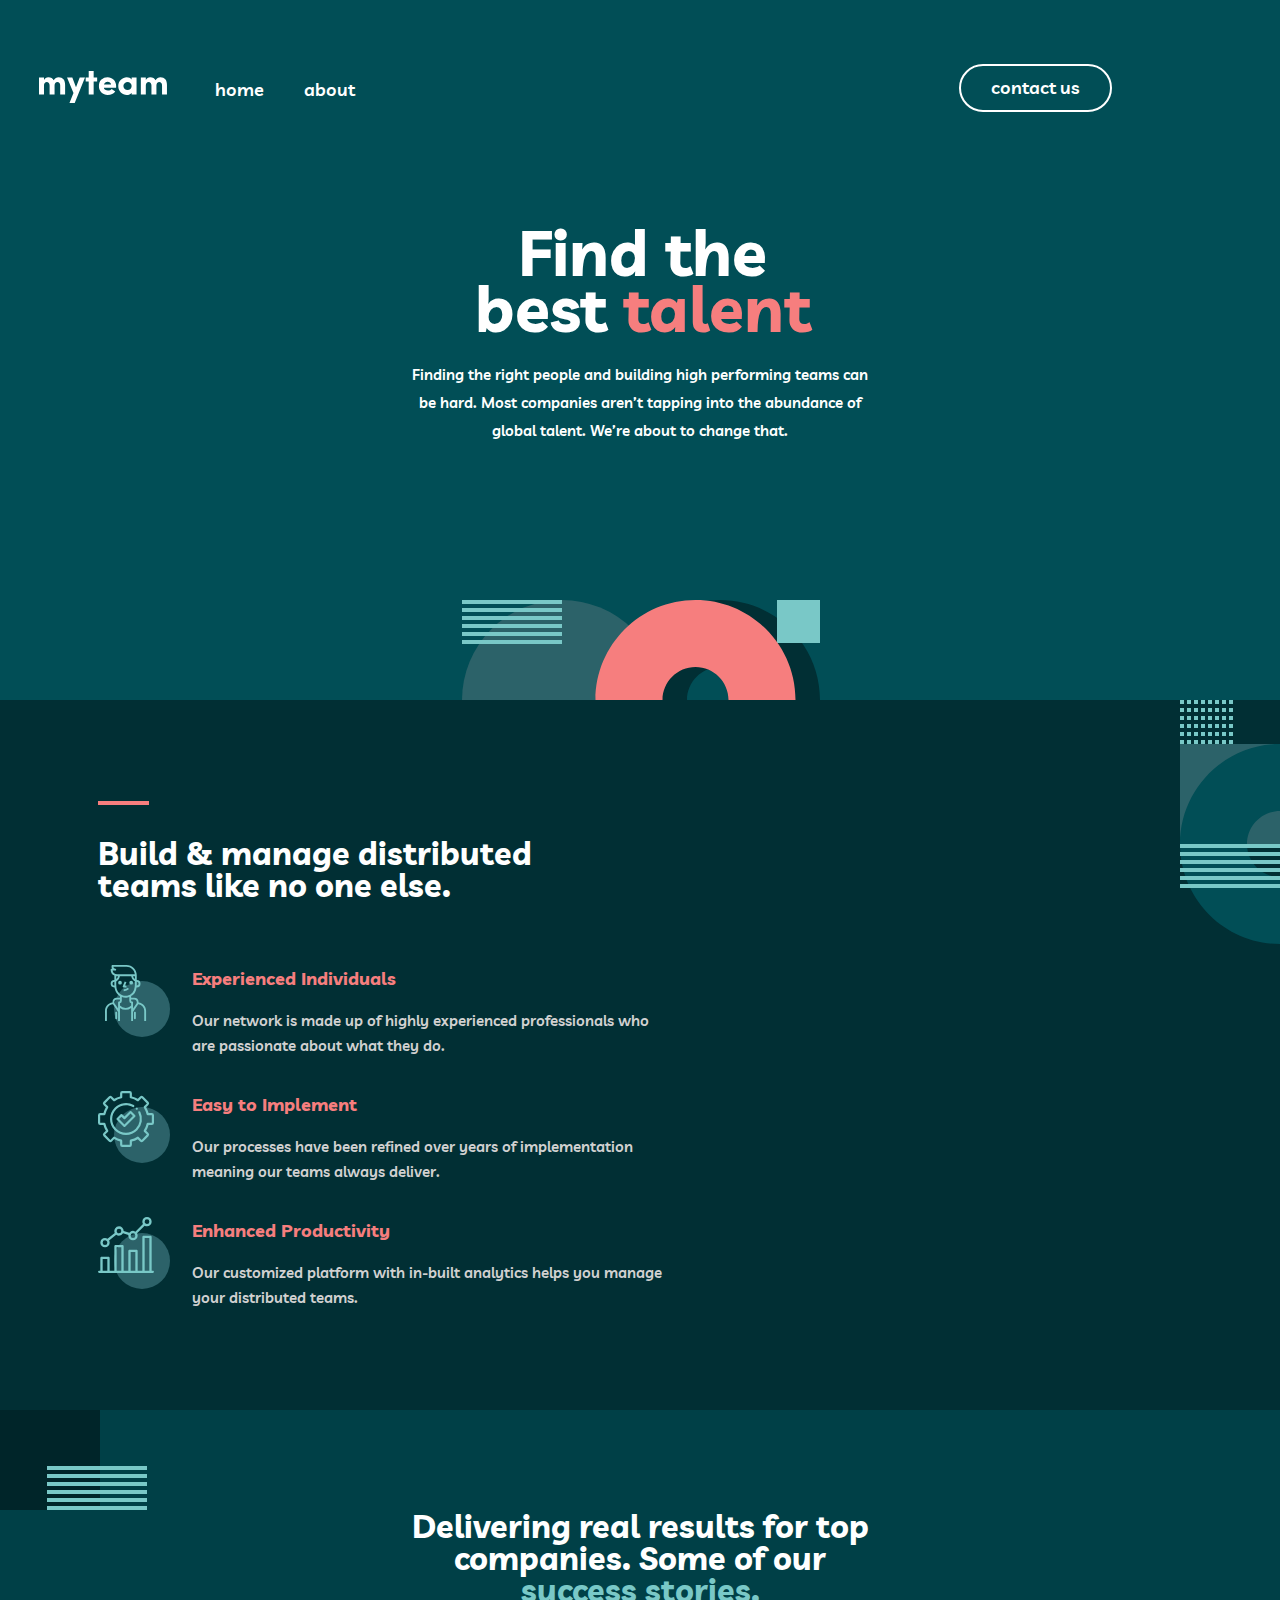
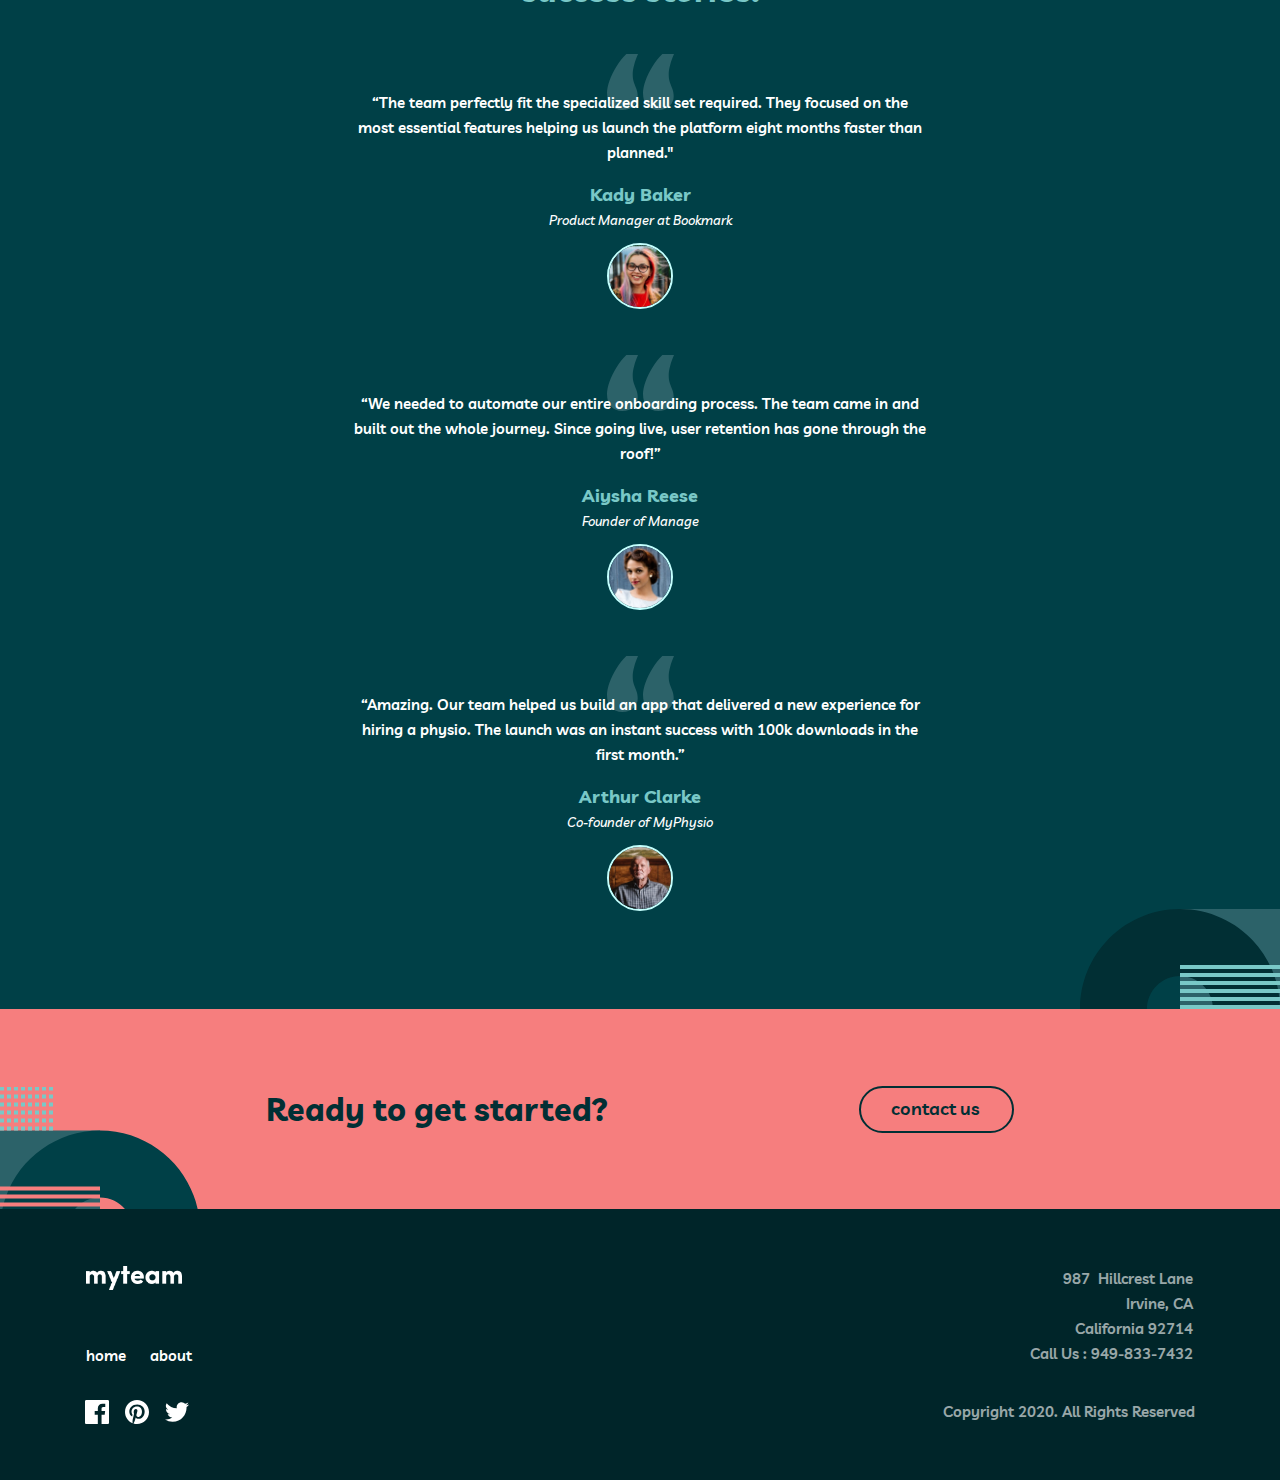
<file: index.html>
<html lang="en">
  <head>
    <meta charset="UTF-8" />
    <meta name="viewport" content="width=device-width, initial-scale=1.0" />

        <link rel="stylesheet" href="./css/base.css" />
        <link rel="stylesheet" href="./css/index.css" />
        <link rel="stylesheet" href="./css/footer.css" />
        <link rel="stylesheet" href="./css/header.css" />
        <title>Home</title>
        <script src="./js/header.js" defer></script>
    </head>
    <body>
        <main>
            <header class="header">
              <!-- Navbar links -->
              <div class="header__primary">
                  <img
                      src="./assets/images/logo.svg"
                      alt="Header logo"
                      class="header__logo"
                  />
                  <a class="header__link body--primary hideOnMobile" href="./index.html"
                      >home</a
                  >
                  <a class="header__link body--primary hideOnMobile" href="./pages/about.html"
                      >about</a
                  >
                   <!-- Hamburger menu icon -->
                  <div class="header__hamburger">
                    <a href="#">
                      <img  src="./assets/images/icon-hamburger.svg" alt="hamburger icon" onclick=showSidebar()>
                    </a>
                  </div> 
              </div>

              <!-- Header side menu for mobile -->
              <aside>
                <div class="sidebar__container">
                  <div class="sidebar__content">
                    <div class="sidebar__close" onclick=hideSidebar()>
                      <svg width="18" height="17" viewBox="0 0 18 17" fill="none" xmlns="http://www.w3.org/2000/svg">
                      <path 
                        title="close icon"
                        fill-rule="evenodd" 
                        clip-rule="evenodd" 
                        d="M8.99989 6.37869L2.98948 0.368286L0.868164 2.48961L6.87857 8.50001L0.868164 14.5104L2.98948 16.6317L8.99989 10.6213L15.0103 16.6317L17.1316 14.5104L11.1212 8.50001L17.1316 2.48961L15.0103 0.368286L8.99989 6.37869Z" 
                        fill="white"/>
                      </svg>
                    </div>
                    <a class="sidebar__link header__link body--primary" href="./index.html">home</a>
                    <a class="sidebar__link header__link body--primary" href="./pages/about.html">about</a>
                    <a class="btn btn--light--primary body--secondary" href="./pages/contact.html">contact us</a>
                  </div>

                  <img src="./assets/images/bg-pattern-about-1-mobile-nav-1.svg" class="sidebar__logo" alt="mobile navigation patern image">
                </div>
              </aside>

               <!-- Contact us button -->

              <div class="header__secondary">
                  <a
                      class="btn btn--light--primary header__btn body--primary hideOnMobile"
                      href="./pages/contact.html"
                      >contact us</a
                  >
              </div>
            </header>
            <!-- Home page first article-->
            <article class="home-hero">
                <div class="home-hero__content">
                    <!--Heading left collumn-->
                    <div class="home-hero__heading">
                    <!-- Pattern image -->
                    <img
                        src="./assets/images/bg-pattern-home-1.svg"
                        alt="Background pattern image for home, first article"
                        class="home-hero-leftside__img"
                    />
                        <h1 class="h1--lg heroh1">
                            Find the 
                        </h1>
                        <h1 class="h1--lg heroh1">best <span class="home-hero--coraltext">talent</span></h1>
                    </div>
                    <!--Paragraph right collumn-->
                    <div class="home-hero__text">
                        <div class="about__rectangle"></div>
                        <p class="lower__paragraph">
                            Finding the right people and building high
                            performing teams can be hard. Most companies aren’t
                            tapping into the abundance of global talent. We’re
                            about to change that.
                        </p>
                    </div>
                </div>
                <!--Pattern image-->
                <img
                    src="./assets/images/bg-pattern-home-2.svg"
                    alt="Backgroung pattern image for home, first article"
                    class="home-hero-rightside__img"
                />
            </article>

      <!-- Home 2nd article -->
      <article class="home-2nd-head">
        <!-- Left section: Title -->
        <h2 class="home-2nd-title">
          Build & manage distributed teams like no one else.
        </h2>
  
        <!-- Right section: Features -->
        <div class="home-2nd-features">
          <!-- Feature 1 -->
          <div class="feature">
            <img class="feature-icon" src="assets/images/icon-person.svg" alt="Icon of a person" />
            <div class="feature-content">
              <h3 class="feature-title">Experienced Individuals</h3>
              <p class="feature-description">
                Our network is made up of highly experienced professionals who are passionate about what they do.
              </p>
            </div>
          </div>
    
          <!-- Feature 2 -->
          <div class="feature">
            <img class="feature-icon" src="assets/images/icon-cog.svg" alt="Icon of a cogwheel" />
            <div class="feature-content">
              <h3 class="feature-title">Easy to Implement</h3>
              <p class="feature-description">
                Our processes have been refined over years of implementation meaning our teams always deliver.
              </p>
            </div>
          </div>
    
          <!-- Feature 3 -->
          <div class="feature">
            <img class="feature-icon" src="assets/images/icon-chart.svg" alt="Icon of a chart" />
            <div class="feature-content">
              <h3 class="feature-title">Enhanced Productivity</h3>
              <p class="feature-description">
                Our customized platform with in-built analytics helps you manage your distributed teams.
              </p>
            </div>
          </div>
        </div>

        <!-- Decorative Corner Image -->
        <img class="corner-img" src="./assets/images/bg-pattern-home-3.svg" alt="Decorative background corner image" />
      </article>


      <!-- 3rd article "Delivering" -->
      <!--         home 3rd article          -->
      <article class="testimonial-section">
        <img
          class="testimonial-section__bg-pattern1"
          src="./assets/images/bg-pattern-home-4-about-3.svg"
          alt="background image of a square and some lines"
        />
        <div class="testimonial-section__content">
          <!--   section header  -->
          <h2 class="testimonial-section__heading">
            Delivering real results for top companies. Some of our
            <span class="success-stories">success stories.</span>
          </h2>
          <!--    client feedback ( -page- left to right)    -->
          <div class="testimonial-section__customer-reviews">
            <!--    client 1    -->
            <div class="testimonial-section__review">
              <img
                class="testimonial-section__bg-img-quotes"
                src="./assets/images/icon-quotes.svg"
                alt="quotation mark background image"
              />
              <div class="testimonial__review__content">
                <p class="testimonial-section__quote">
                  “The team perfectly fit the specialized skill set required. They
                  focused on the most essential features helping us launch the
                  platform eight months faster than planned."
                </p>
                <p class="testimonial-section__name">Kady Baker</p>
                <p class="testimonial-section__position">
                  Product Manager at Bookmark
                </p>
                <img
                  class="testimonial-section__client-img"
                  src="./assets/images/avatar-kady.jpg"
                  alt="image of kady baker"
                />
              </div>
            </div>
            <!--    client 2    -->
            <div class="testimonial-section__review">
              <img
                class="testimonial-section__bg-img-quotes"
                src="./assets/images/icon-quotes.svg"
                alt="quotation mark background image"
              />
              <div class="testimonial__review__content">
                <p class="testimonial-section__quote">
                  “We needed to automate our entire onboarding process. The team
                  came in and built out the whole journey. Since going live, user
                  retention has gone through the roof!”
                </p>
                <p class="testimonial-section__name">Aiysha Reese</p>
                <p class="testimonial-section__position">Founder of Manage</p>
                <img
                  class="testimonial-section__client-img"
                  src="./assets/images/avatar-aiysha.jpg"
                  alt="image of aiysha reese"
                />
              </div>
            </div>
            <!--    client 3     -->
            <div class="testimonial-section__review">
              <img
                class="testimonial-section__bg-img-quotes"
                src="./assets/images/icon-quotes.svg"
                alt="quotation mark background image"
              />
              <div class="testimonial__review__content">
                <p class="testimonial-section__quote">
                  “Amazing. Our team helped us build an app that delivered a new
                  experience for hiring a physio. The launch was an instant success
                  with 100k downloads in the first month.”
                </p>
                <p class="testimonial-section__name">Arthur Clarke</p>
                <p class="testimonial-section__position">Co-founder of MyPhysio</p>
                <img
                  class="testimonial-section__client-img"
                  src="./assets/images/avatar-arthur.jpg"
                  alt="image of arthur clarke"
                />
              </div>
            </div>
          </div>
        </div> 
        <!--     bottom right background img     -->
        <img
          class="testimonial-section__bg-pattern2"
          src="./assets/images/bg-pattern-home-5.svg"
          alt="background image of a semi circle and some lines"
        />
      </article>

      <!-- Contact Us section -->
      <article class="contact-sect">
        <!-- Pattern image -->
        <img
          src="./assets/images/bg-pattern-home-6-about-5.svg"
          alt="Background pattern image for home, contact us article"
          class="contact-sect__img"
        />

        <div class="contact-sect__content">
          <!-- Heading -->
          <h2 class="heading--contact">Ready to get started?</h2>
          <!-- Contact us button -->
          <div class="contact-sect__button">
            <a
              href="./pages/contact.html"
              class="btn btn--dark--primary btn--contact btn--contact__text body--primary"
            >
              contact us
            </a>
          </div>
        </div>
      </article>
      <footer class="footer">
        <div class="footer-container">
          <div class="footer-left">
            <img
              src="./assets/images/myteam.png"
              alt="MyTeam Logo"
              class="footer-logo"
            />
            <nav class="footer-nav">
              <a href="index.html" class="footer-nav-button">home</a>
              <a href="./pages/about.html" class="footer-nav-button">about</a>
            </nav>
          </div>


          <div class="footer-contact">
              987 &nbsp;Hillcrest Lane<br />
              Irvine, CA<br />
              California 92714<br />
              Call Us : 949-833-7432
          </div>

          <div class="footer-right">
            <div class="footer-social">
              <a href="https://www.facebook.com" target="_blank">
                <img src="assets/images/icon-facebook.svg" alt="Facebook" />
              </a>
              <a href="https://www.pinterest.com" target="_blank">
                <img src="assets/images/icon-pinterest.svg" alt="Pinterest" />
              </a>
              <a href="https://www.twitter.com" target="_blank">
                <img src="assets/images/icon-twitter.svg" alt="Twitter" />
              </a>
            </div>
            <div class="footer-copyright">
              Copyright 2020. All Rights Reserved
            </div>
          </div>
        </div>
      </footer>
    </main>
    <script src="./js/header.js"></script>
  </body>
</html>
</file>
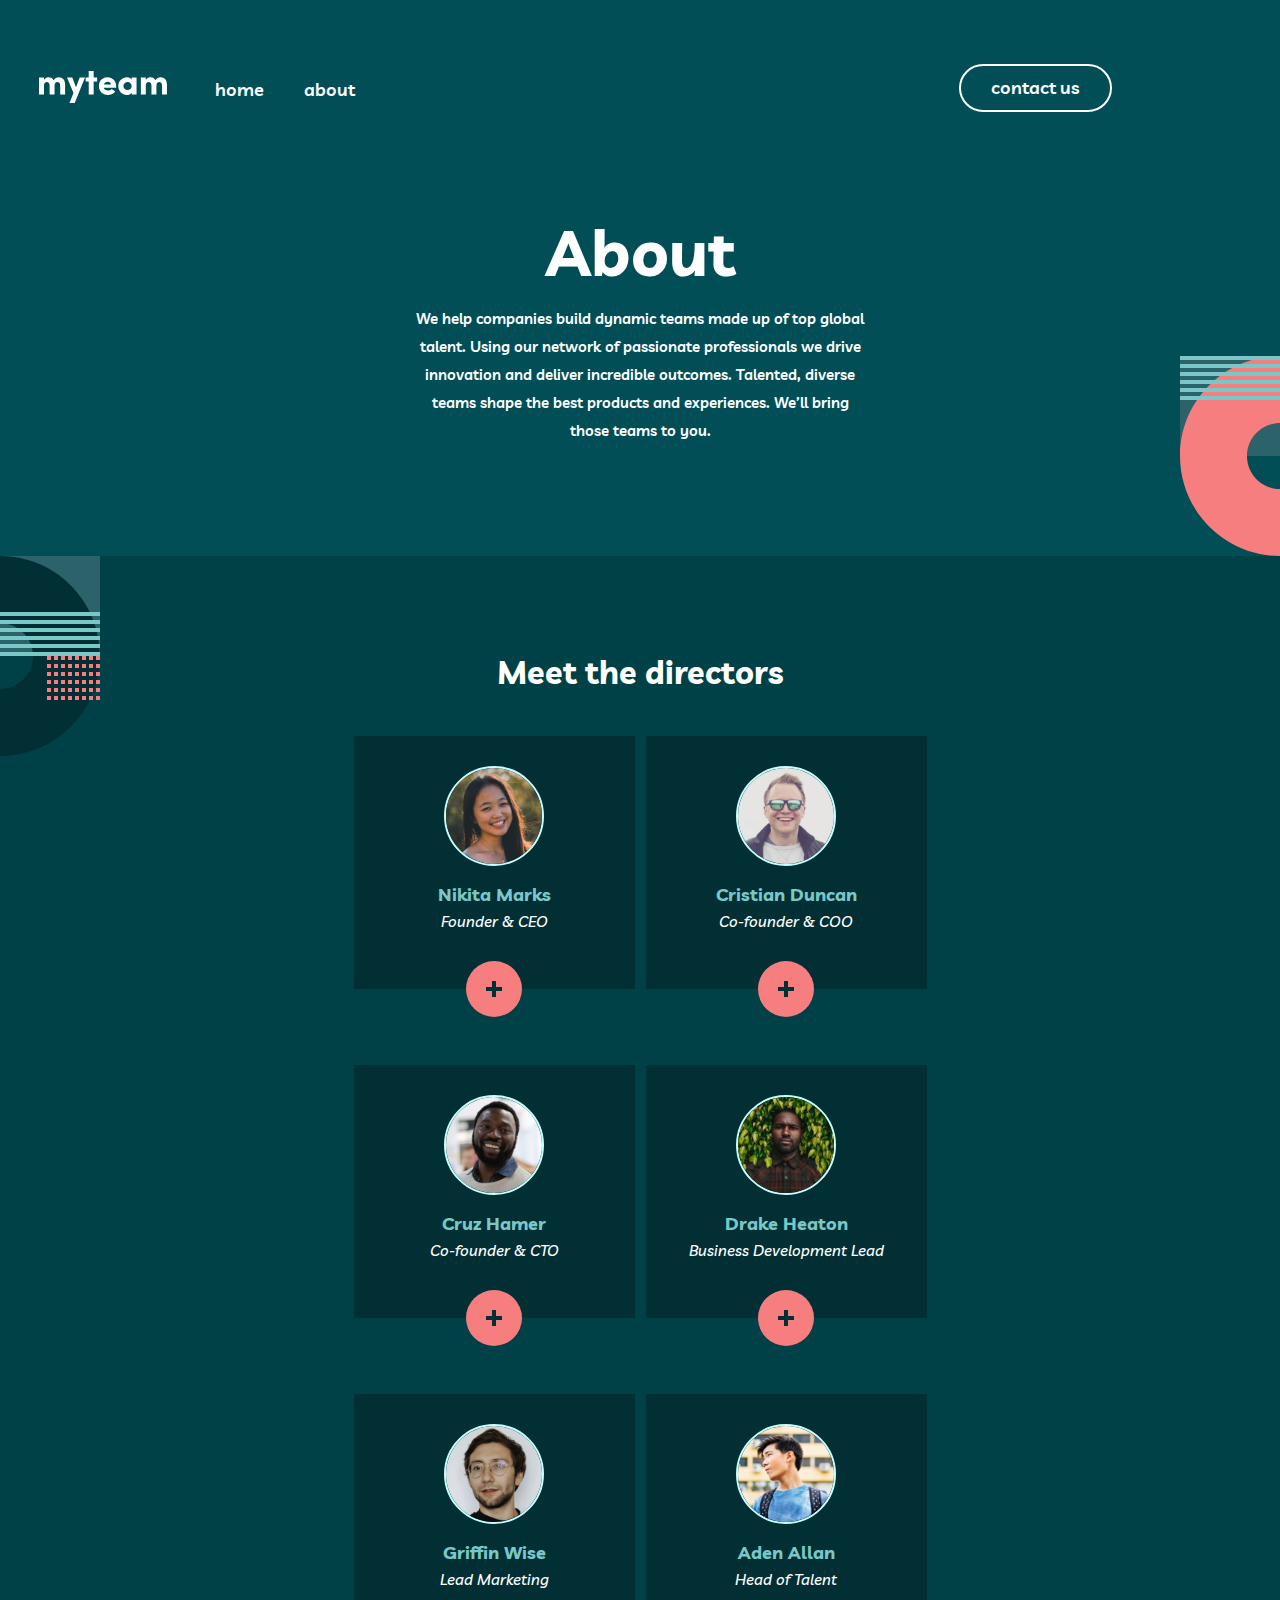
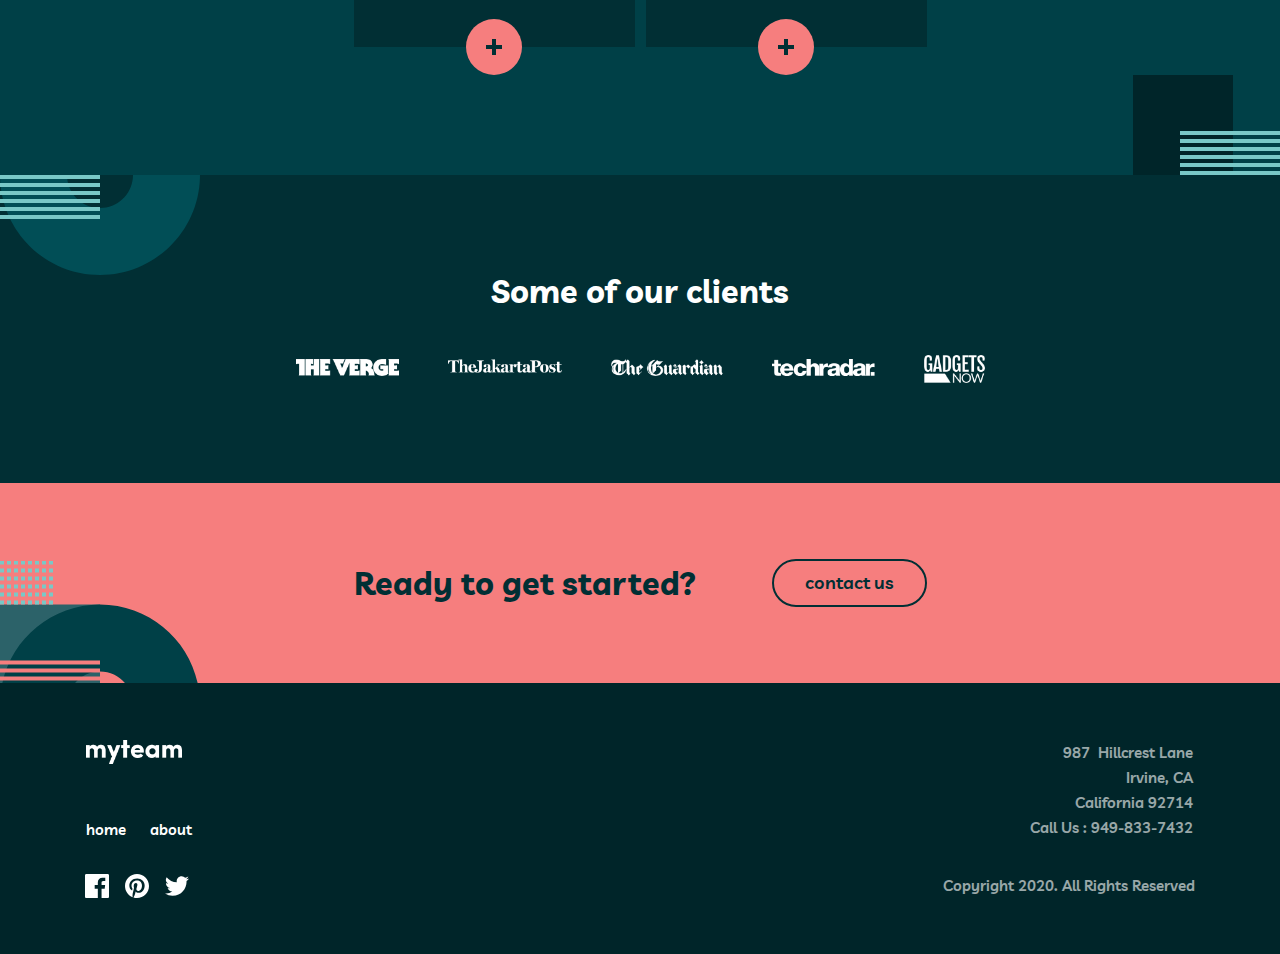
<file: pages/about.html>
<!DOCTYPE html>
<html lang="en">
  <head>
    <meta charset="UTF-8" />
    <meta name="viewport" content="width=device-width, initial-scale=1.0" />

        <link rel="stylesheet" href="../css/base.css" />
        <link rel="stylesheet" href="../css/about.css" />
        <link rel="stylesheet" href="../css/footer.css" />
        <link rel="stylesheet" href="../css/header.css" />

        <script src="../js/about_cards.js" defer></script>

        <title>About</title>
    </head>
    <body>
        <main>
            <header class="header">
                <!-- Navbar links -->
                <div class="header__primary">
                    <img
                        src="../assets/images/logo.svg"
                        alt="Header logo"
                        class="header__logo"
                    />
                    <a class="header__link body--primary hideOnMobile" href="../index.html"
                        >home</a
                    >
                    <a class="header__link body--primary hideOnMobile" href="./about.html"
                        >about</a
                    >
                     <!-- Hamburger menu icon -->
                    <div class="header__hamburger">
                      <a href="#">
                        <img  src="../assets/images/icon-hamburger.svg" alt="hamburger icon" onclick=showSidebar()>
                      </a>
                    </div> 
                </div>

                <!-- Header side menu for mobile -->
                <aside>
                    <div class="sidebar__container">
                        <div class="sidebar__content">
                            <div class="sidebar__close" onclick=hideSidebar()>
                                <svg width="18" height="17" viewBox="0 0 18 17" fill="none" xmlns="http://www.w3.org/2000/svg">
                                <path 
                                  title="close icon"
                                  fill-rule="evenodd" 
                                  clip-rule="evenodd" 
                                  d="M8.99989 6.37869L2.98948 0.368286L0.868164 2.48961L6.87857 8.50001L0.868164 14.5104L2.98948 16.6317L8.99989 10.6213L15.0103 16.6317L17.1316 14.5104L11.1212 8.50001L17.1316 2.48961L15.0103 0.368286L8.99989 6.37869Z" 
                                  fill="white"/>
                                </svg>
                            </div>
                            <a class="sidebar__link header__link body--primary" href="../index.html">home</a>
                            <a class="sidebar__link header__link body--primary" href="./about.html">about</a>
                            <a class="btn btn--light--primary body--secondary" href="./contact.html">contact us</a>
                        </div>

                        <img src="../assets/images/bg-pattern-about-1-mobile-nav-1.svg" class="sidebar__logo" alt="mobile navigation patern image">
                    </div>
                </aside>

                 <!-- Contact us button -->

                <div class="header__secondary">
                    <a
                        class="btn btn--light--primary header__btn body--primary hideOnMobile"
                        href="./contact.html"
                        >contact us</a
                    >
                </div>
            </header>
            <!-- About 1st Article -->
            <article class="about-hero">
                <div class="about__content">
                    <!-- Heading -->
                    <div class="about-hero__header">
                        <h2 class="about-hero--heading">About</h2>
                    </div>

                    <!-- Paragraph Text  -->
                    <div class="about-hero__text body--primary">
                        <div class="rectangle"></div>
                        <p class="about-hero__lower-paragraph">
                            We help companies build dynamic teams made up of top
                            global talent. Using our network of passionate
                            professionals we drive innovation and deliver
                            incredible outcomes. Talented, diverse teams shape
                            the best products and experiences. We’ll bring those
                            teams to you.
                        </p>
                    </div>

                     <!-- Pattern image  -->
                    <img 
                    src="../assets/images/bg-pattern-about-1-mobile-nav-1.svg" 
                    alt="Background image for About 1st article "
                    class="about-hero-rightside__img"
                    />
                </div>
            </article>
            <!-- About page 2nd article directors section -->
            <article class="about-directors">
                <!-- Pattern image -->
                <img src="../assets/images/bg-pattern-about-2-contact-1.svg" alt="Background pattern image for about, second atricle" class="about-directors-bckgrnd__img1" />

                <div class="about-directors__content">
                    <!-- Heading -->
                    <div class="about-directors__header">
                        <h2>Meet the directors</h2>
                    </div>
                    <!-- Directors cards -->
                    <div class="about-directors__container">
                        <!-- 1st Director card -->
                        <div class="director-card">
                            <div class="director-card--normal body--secondary">
                                <img src="../assets/images/avatar-nikita.jpg" alt="Director Nikita Marks image for about page, Meet the directors section" class="about-directors__img" />
                                <h3 class="director-card--name">
                                    Nikita Marks
                                </h3>
                                <p class="director-card--text hidden-element">
                                    “It always amazes me how much talent there is in every corner of the globe.”
                                </p>
                                <p class="director-card--role">Founder & CEO</p>
                                <ul class="director-card--links">
                                    <li>
                                        <a href="#">
                                            <svg xmlns="http://www.w3.org/2000/svg" width="24" height="20" title="Twitter icon for about page, Meet the directors section" class="about-directors__twt-icon">
                                                <path
                                                    d="M24 2.557a9.83 9.83 0 01-2.828.775A4.932 4.932 0 0023.337.608a9.864 9.864 0 01-3.127 1.195A4.916 4.916 0 0016.616.248c-3.179 0-5.515 2.966-4.797 6.045A13.978 13.978 0 011.671 1.149a4.93 4.93 0 001.523 6.574 4.903 4.903 0 01-2.229-.616c-.054 2.281 1.581 4.415 3.949 4.89a4.935 4.935 0 01-2.224.084 4.928 4.928 0 004.6 3.419A9.9 9.9 0 010 17.54a13.94 13.94 0 007.548 2.212c9.142 0 14.307-7.721 13.995-14.646A10.025 10.025 0 0024 2.557z"
                                                />
                                            </svg>
                                        </a>
                                    </li>
                                    <li>
                                    <li>
                                        <a href="#">
                                            <svg xmlns="http://www.w3.org/2000/svg" width="20" height="20" title="LinkedIn icon for about page, Meet the directors section" class="about-directors__linkedIn-icon">
                                                <path
                                                    d="M18 0H2C.9 0 0 .9 0 2v16c0 1.1.9 2 2 2h16c1.1 0 2-.9 2-2V2c0-1.1-.9-2-2-2zM6 17H3V8h3v9zM4.5 6.3c-1 0-1.8-.8-1.8-1.8s.8-1.8 1.8-1.8 1.8.8 1.8 1.8-.8 1.8-1.8 1.8zM17 17h-3v-5.3c0-.8-.7-1.5-1.5-1.5s-1.5.7-1.5 1.5V17H8V8h3v1.2c.5-.8 1.6-1.4 2.5-1.4 1.9 0 3.5 1.6 3.5 3.5V17z"
                                                />
                                            </svg>
                                        </a>
                                    </li>
                                </ul>

                                <button class="director-card__btn director-card__btn--front">
                                    <img src="../assets/images/icon-cross.svg" alt="Button icon cross, normal state for about page, Meet the directors section" class="btn--directors btn--directors__normal" />
                                </button>
                            </div>
                        </div>
                        <!-- 2nd Director card -->
                        <div class="director-card">
                            <div class="director-card--normal body--secondary">
                                <img src="../assets/images/avatar-christian.jpg" alt="Director Christian Duncan image for about page, Meet the directors section" class="about-directors__img" />
                                <h3 class="director-card--name">
                                    Cristian Duncan
                                </h3>
                                <p class="director-card--text hidden-element">
                                    “Distributed teams required unique processes. You need to approach work in a new way.”
                                </p>
                                <p class="director-card--role">
                                    Co-founder & COO
                                </p>
                                <ul class="director-card--links">
                                    <li>
                                        <a href="#">
                                            <svg xmlns="http://www.w3.org/2000/svg" width="24" height="20" title="Twitter icon for about page, Meet the directors section" class="about-directors__twt-icon">
                                                <path
                                                    d="M24 2.557a9.83 9.83 0 01-2.828.775A4.932 4.932 0 0023.337.608a9.864 9.864 0 01-3.127 1.195A4.916 4.916 0 0016.616.248c-3.179 0-5.515 2.966-4.797 6.045A13.978 13.978 0 011.671 1.149a4.93 4.93 0 001.523 6.574 4.903 4.903 0 01-2.229-.616c-.054 2.281 1.581 4.415 3.949 4.89a4.935 4.935 0 01-2.224.084 4.928 4.928 0 004.6 3.419A9.9 9.9 0 010 17.54a13.94 13.94 0 007.548 2.212c9.142 0 14.307-7.721 13.995-14.646A10.025 10.025 0 0024 2.557z"
                                                />
                                            </svg>
                                        </a>
                                    </li>
                                    <li>
                                    <li>
                                        <a href="#">
                                            <svg xmlns="http://www.w3.org/2000/svg" width="20" height="20" title="LinkedIn icon for about page, Meet the directors section" class="about-directors__linkedIn-icon">
                                                <path
                                                    d="M18 0H2C.9 0 0 .9 0 2v16c0 1.1.9 2 2 2h16c1.1 0 2-.9 2-2V2c0-1.1-.9-2-2-2zM6 17H3V8h3v9zM4.5 6.3c-1 0-1.8-.8-1.8-1.8s.8-1.8 1.8-1.8 1.8.8 1.8 1.8-.8 1.8-1.8 1.8zM17 17h-3v-5.3c0-.8-.7-1.5-1.5-1.5s-1.5.7-1.5 1.5V17H8V8h3v1.2c.5-.8 1.6-1.4 2.5-1.4 1.9 0 3.5 1.6 3.5 3.5V17z"
                                                />
                                            </svg>
                                        </a>
                                    </li>
                                </ul>
                                <button class="director-card__btn director-card__btn--front">
                                    <img src="../assets/images/icon-cross.svg" alt="Button icon cross, normal state for about page, Meet the directors section" class="btn--directors btn--directors__normal" />
                                </button>
                            </div>
                        </div>
                        <!-- 3rd Director card -->
                        <div class="director-card">
                            <div class="director-card--normal body--secondary">
                                <img src="../assets/images/avatar-cruz.jpg" alt="Director Cruz Hamer image for about page, Meet the directors section" class="about-directors__img" />
                                <h3 class="director-card--name">Cruz Hamer</h3>

                                <p class="director-card--text hidden-element">
                                    “Technology is at the forefront of enabling distributed teams. That's where we come in.”
                                </p>
                                <p class="director-card--role">
                                    Co-founder & CTO
                                </p>
                                <ul class="director-card--links">
                                    <li>
                                        <a href="#">
                                            <svg xmlns="http://www.w3.org/2000/svg" width="24" height="20" title="Twitter icon for about page, Meet the directors section" class="about-directors__twt-icon">
                                                <path
                                                    d="M24 2.557a9.83 9.83 0 01-2.828.775A4.932 4.932 0 0023.337.608a9.864 9.864 0 01-3.127 1.195A4.916 4.916 0 0016.616.248c-3.179 0-5.515 2.966-4.797 6.045A13.978 13.978 0 011.671 1.149a4.93 4.93 0 001.523 6.574 4.903 4.903 0 01-2.229-.616c-.054 2.281 1.581 4.415 3.949 4.89a4.935 4.935 0 01-2.224.084 4.928 4.928 0 004.6 3.419A9.9 9.9 0 010 17.54a13.94 13.94 0 007.548 2.212c9.142 0 14.307-7.721 13.995-14.646A10.025 10.025 0 0024 2.557z"
                                                />
                                            </svg>
                                        </a>
                                    </li>
                                    <li>
                                    <li>
                                        <a href="#">
                                            <svg xmlns="http://www.w3.org/2000/svg" width="20" height="20" title="LinkedIn icon for about page, Meet the directors section" class="about-directors__linkedIn-icon">
                                                <path
                                                    d="M18 0H2C.9 0 0 .9 0 2v16c0 1.1.9 2 2 2h16c1.1 0 2-.9 2-2V2c0-1.1-.9-2-2-2zM6 17H3V8h3v9zM4.5 6.3c-1 0-1.8-.8-1.8-1.8s.8-1.8 1.8-1.8 1.8.8 1.8 1.8-.8 1.8-1.8 1.8zM17 17h-3v-5.3c0-.8-.7-1.5-1.5-1.5s-1.5.7-1.5 1.5V17H8V8h3v1.2c.5-.8 1.6-1.4 2.5-1.4 1.9 0 3.5 1.6 3.5 3.5V17z"
                                                />
                                            </svg>
                                        </a>
                                    </li>
                                </ul>
                                <button class="director-card__btn director-card__btn--front">
                                    <img src="../assets/images/icon-cross.svg" alt="Button icon cross, normal state for about page, Meet the directors section" class="btn--directors btn--directors__normal" />
                                </button>
                            </div>
                        </div>
                        <!-- 4th Director card -->
                        <div class="director-card">
                            <div class="director-card--normal body--secondary">
                                <img src="../assets/images/avatar-drake.jpg" alt="Director Drake Heaton image for about page, Meet the directors section" class="about-directors__img" />
                                <h3 class="director-card--name">
                                    Drake Heaton
                                </h3>
                                <p class="director-card--text hidden-element">
                                    “Hiring similar people from similar backgrounds is a surefire way to stunt innovation.”
                                </p>
                                <p class="director-card--role">
                                    Business Development Lead
                                </p>
                                <ul class="director-card--links">
                                    <li>
                                        <a href="#">
                                            <svg xmlns="http://www.w3.org/2000/svg" width="24" height="20" title="Twitter icon for about page, Meet the directors section" class="about-directors__twt-icon">
                                                <path
                                                    d="M24 2.557a9.83 9.83 0 01-2.828.775A4.932 4.932 0 0023.337.608a9.864 9.864 0 01-3.127 1.195A4.916 4.916 0 0016.616.248c-3.179 0-5.515 2.966-4.797 6.045A13.978 13.978 0 011.671 1.149a4.93 4.93 0 001.523 6.574 4.903 4.903 0 01-2.229-.616c-.054 2.281 1.581 4.415 3.949 4.89a4.935 4.935 0 01-2.224.084 4.928 4.928 0 004.6 3.419A9.9 9.9 0 010 17.54a13.94 13.94 0 007.548 2.212c9.142 0 14.307-7.721 13.995-14.646A10.025 10.025 0 0024 2.557z"
                                                />
                                            </svg>
                                        </a>
                                    </li>
                                    <li>
                                    <li>
                                        <a href="#">
                                            <svg xmlns="http://www.w3.org/2000/svg" width="20" height="20" title="LinkedIn icon for about page, Meet the directors section" class="about-directors__linkedIn-icon">
                                                <path
                                                    d="M18 0H2C.9 0 0 .9 0 2v16c0 1.1.9 2 2 2h16c1.1 0 2-.9 2-2V2c0-1.1-.9-2-2-2zM6 17H3V8h3v9zM4.5 6.3c-1 0-1.8-.8-1.8-1.8s.8-1.8 1.8-1.8 1.8.8 1.8 1.8-.8 1.8-1.8 1.8zM17 17h-3v-5.3c0-.8-.7-1.5-1.5-1.5s-1.5.7-1.5 1.5V17H8V8h3v1.2c.5-.8 1.6-1.4 2.5-1.4 1.9 0 3.5 1.6 3.5 3.5V17z"
                                                />
                                            </svg>
                                        </a>
                                    </li>
                                </ul>

                                <button class="director-card__btn director-card__btn--front">
                                    <img src="../assets/images/icon-cross.svg" alt="Button icon cross, normal state for about page, Meet the directors section" class="btn--directors btn--directors__normal" />
                                </button>
                            </div>
                        </div>
                        <!-- 5th Director card -->
                        <div class="director-card">
                            <div class="director-card--normal body--secondary">
                                <img src="../assets/images/avatar-griffin.jpg" alt="Director Griffin Wise image for about page, Meet the directors section" class="about-directors__img" />
                                <h3 class="director-card--name">
                                    Griffin Wise
                                </h3>
                                <p class="director-card--text hidden-element">
                                    “Unique perspectives shape unique products, which is what you need to survive these days.”
                                </p>
                                <p class="director-card--role">
                                    Lead Marketing
                                </p>
                                <ul class="director-card--links">
                                    <li>
                                        <a href="#">
                                            <svg xmlns="http://www.w3.org/2000/svg" width="24" height="20" title="Twitter icon for about page, Meet the directors section" class="about-directors__twt-icon">
                                                <path
                                                    d="M24 2.557a9.83 9.83 0 01-2.828.775A4.932 4.932 0 0023.337.608a9.864 9.864 0 01-3.127 1.195A4.916 4.916 0 0016.616.248c-3.179 0-5.515 2.966-4.797 6.045A13.978 13.978 0 011.671 1.149a4.93 4.93 0 001.523 6.574 4.903 4.903 0 01-2.229-.616c-.054 2.281 1.581 4.415 3.949 4.89a4.935 4.935 0 01-2.224.084 4.928 4.928 0 004.6 3.419A9.9 9.9 0 010 17.54a13.94 13.94 0 007.548 2.212c9.142 0 14.307-7.721 13.995-14.646A10.025 10.025 0 0024 2.557z"
                                                />
                                            </svg>
                                        </a>
                                    </li>
                                    <li>
                                    <li>
                                        <a href="#">
                                            <svg xmlns="http://www.w3.org/2000/svg" width="20" height="20" title="LinkedIn icon for about page, Meet the directors section" class="about-directors__linkedIn-icon">
                                                <path
                                                    d="M18 0H2C.9 0 0 .9 0 2v16c0 1.1.9 2 2 2h16c1.1 0 2-.9 2-2V2c0-1.1-.9-2-2-2zM6 17H3V8h3v9zM4.5 6.3c-1 0-1.8-.8-1.8-1.8s.8-1.8 1.8-1.8 1.8.8 1.8 1.8-.8 1.8-1.8 1.8zM17 17h-3v-5.3c0-.8-.7-1.5-1.5-1.5s-1.5.7-1.5 1.5V17H8V8h3v1.2c.5-.8 1.6-1.4 2.5-1.4 1.9 0 3.5 1.6 3.5 3.5V17z"
                                                />
                                            </svg>
                                        </a>
                                    </li>
                                </ul>

                                <button class="director-card__btn director-card__btn--front">
                                    <img src="../assets/images/icon-cross.svg" alt="Button icon cross, normal state for about page, Meet the directors section" class="btn--directors btn--directors__normal" />
                                </button>
                            </div>
                        </div>
                        <!-- 6th Director card -->
                        <div class="director-card">
                            <div class="director-card--normal body--secondary">
                                <img src="../assets/images/avatar-aden.jpg" alt="Director Aden Allan image for about page, Meet the directors section" class="about-directors__img" />
                                <h3 class="director-card--name">Aden Allan</h3>
                                <p class="director-card--text hidden-element">
                                    “Empowered teams create truly amazing products. Set the north star and let them follow it.”
                                </p>
                                <p class="director-card--role">
                                    Head of Talent
                                </p>
                                <ul class="director-card--links">
                                    <li>
                                        <a href="#">
                                            <svg xmlns="http://www.w3.org/2000/svg" width="24" height="20" title="Twitter icon for about page, Meet the directors section" class="about-directors__twt-icon">
                                                <path
                                                    d="M24 2.557a9.83 9.83 0 01-2.828.775A4.932 4.932 0 0023.337.608a9.864 9.864 0 01-3.127 1.195A4.916 4.916 0 0016.616.248c-3.179 0-5.515 2.966-4.797 6.045A13.978 13.978 0 011.671 1.149a4.93 4.93 0 001.523 6.574 4.903 4.903 0 01-2.229-.616c-.054 2.281 1.581 4.415 3.949 4.89a4.935 4.935 0 01-2.224.084 4.928 4.928 0 004.6 3.419A9.9 9.9 0 010 17.54a13.94 13.94 0 007.548 2.212c9.142 0 14.307-7.721 13.995-14.646A10.025 10.025 0 0024 2.557z"
                                                />
                                            </svg>
                                        </a>
                                    </li>
                                    <li>
                                    <li>
                                        <a href="#">
                                            <svg xmlns="http://www.w3.org/2000/svg" width="20" height="20" title="LinkedIn icon for about page, Meet the directors section" class="about-directors__linkedIn-icon">
                                                <path
                                                    d="M18 0H2C.9 0 0 .9 0 2v16c0 1.1.9 2 2 2h16c1.1 0 2-.9 2-2V2c0-1.1-.9-2-2-2zM6 17H3V8h3v9zM4.5 6.3c-1 0-1.8-.8-1.8-1.8s.8-1.8 1.8-1.8 1.8.8 1.8 1.8-.8 1.8-1.8 1.8zM17 17h-3v-5.3c0-.8-.7-1.5-1.5-1.5s-1.5.7-1.5 1.5V17H8V8h3v1.2c.5-.8 1.6-1.4 2.5-1.4 1.9 0 3.5 1.6 3.5 3.5V17z"
                                                />
                                            </svg>
                                        </a>
                                    </li>
                                </ul>

                                <button class="director-card__btn director-card__btn--front">
                                    <img src="../assets/images/icon-cross.svg" alt="Button icon cross, normal state for about page, Meet the directors section" class="btn--directors btn--directors__normal" />
                                </button>
                            </div>
                        </div>
                    </div>
                </div>


                <!--Pattern image-->
                <img src="../assets/images/bg-pattern-home-4-about-3.svg" alt="Background pattern image for about, second atricle" class="about-directors-bckgrnd__img2" />
            </article>

            <!-- About page clients section -->
            <article class="about-clients">
                <!--Pattern image -->
                <img src="../assets/images/bg-pattern-about-4.svg" alt="Background pattern image for about, third article" class="about-clients__img" />
                <div class="about-clients__content">
                    <!-- Heading -->
                    <div class="about-clients__header">
                        <h2>Some of our clients</h2>
                    </div>
                    <!-- Clients logos -->
                    <div class="about-clients__list">
                    <div class="about-clients__list">
                        <ul class="about-clients__logos">
                            <li>
                                <img
                                    src="../assets/images/logo-the-verge.png"
                                    alt="The Verge logo
                for about page, clients section"
                                    class="about-clients__logo"
                                />
                            </li>

                            <li>
                                <img
                                    src="../assets/images/logo-jakarta-post.png"
                                    alt="The Jakarta post logo
                for about page, clients section"
                                    class="about-clients__logo"
                                />
                            </li>

                            <li>
                                <img
                                    src="../assets/images/logo-the-guardian.png"
                                    alt="The Guardian logo
                for about page, clients section"
                                    class="about-clients__logo"
                                />
                            </li>

                            <li>
                                <img
                                    src="../assets/images/logo-tech-radar.png"
                                    alt="Techradar logo
                for about page, clients section"
                                    class="about-clients__logo"
                                />
                            </li>

                            <li>
                                <img
                                    src="../assets/images/logo-gadgets-now.png"
                                    alt="Gadgets now logo
                for about page, clients section"
                                    class="about-clients__logo"
                                />
                            </li>
                        </ul>
                    </div>
                </div>
            </article>
             <!-- Contact Us section -->
             <article class="contact-sect">
                <!-- Pattern image -->
                <img src="../assets/images/bg-pattern-home-6-about-5.svg" alt="Background pattern image for home, contact us section" class="contact-sect__img" />

                <div class="contact-sect__content">
                    <!-- Heading -->
                    <h2 class="heading--contact">Ready to get started?</h2>
                    <!-- Contact us button -->
                    <div class="contact-sect__button">
                        <a href="../pages/contact.html" class="btn btn--dark--primary btn--contact btn--contact__text body--primary">
                            contact us
                        </a>
                    </div>
                </div>
            </article>
            <footer class="footer">
                <div class="footer-container">
                    <div class="footer-left">
                    <img src="../assets/images/myteam.png" alt="MyTeam Logo" class="footer-logo" />
                    <nav class="footer-nav">
                        <a href="../index.html" class="footer-nav-button">home</a>
                        <a href="../pages/about.html" class="footer-nav-button">about</a>
                    </nav>
                    </div>

                    <div class="footer-contact">
                        987&nbsp; Hillcrest Lane<br />
                        Irvine, CA<br />
                        California 92714<br />
                        Call Us : 949-833-7432
                    </div>


                    <div class="footer-right">
                        <div class="footer-social">
                            <a href="https://www.facebook.com" target="_blank">
                                <img src="../assets/images/icon-facebook.svg" alt="Facebook" />
                            </a>
                            <a href="https://www.pinterest.com" target="_blank">
                                <img src="../assets/images/icon-pinterest.svg" alt="Pinterest" />
                            </a>
                            <a href="https://www.twitter.com" target="_blank">
                                <img src="../assets/images/icon-twitter.svg" alt="Twitter" />
                            </a>
                        </div>
                        <div class="footer-copyright">
                            Copyright 2020. All Rights Reserved
                        </div>
                    </div>
                </div>
            </footer>
        </main>
        <script src="../js/header.js"></script>
    </body>
</html>
</file>
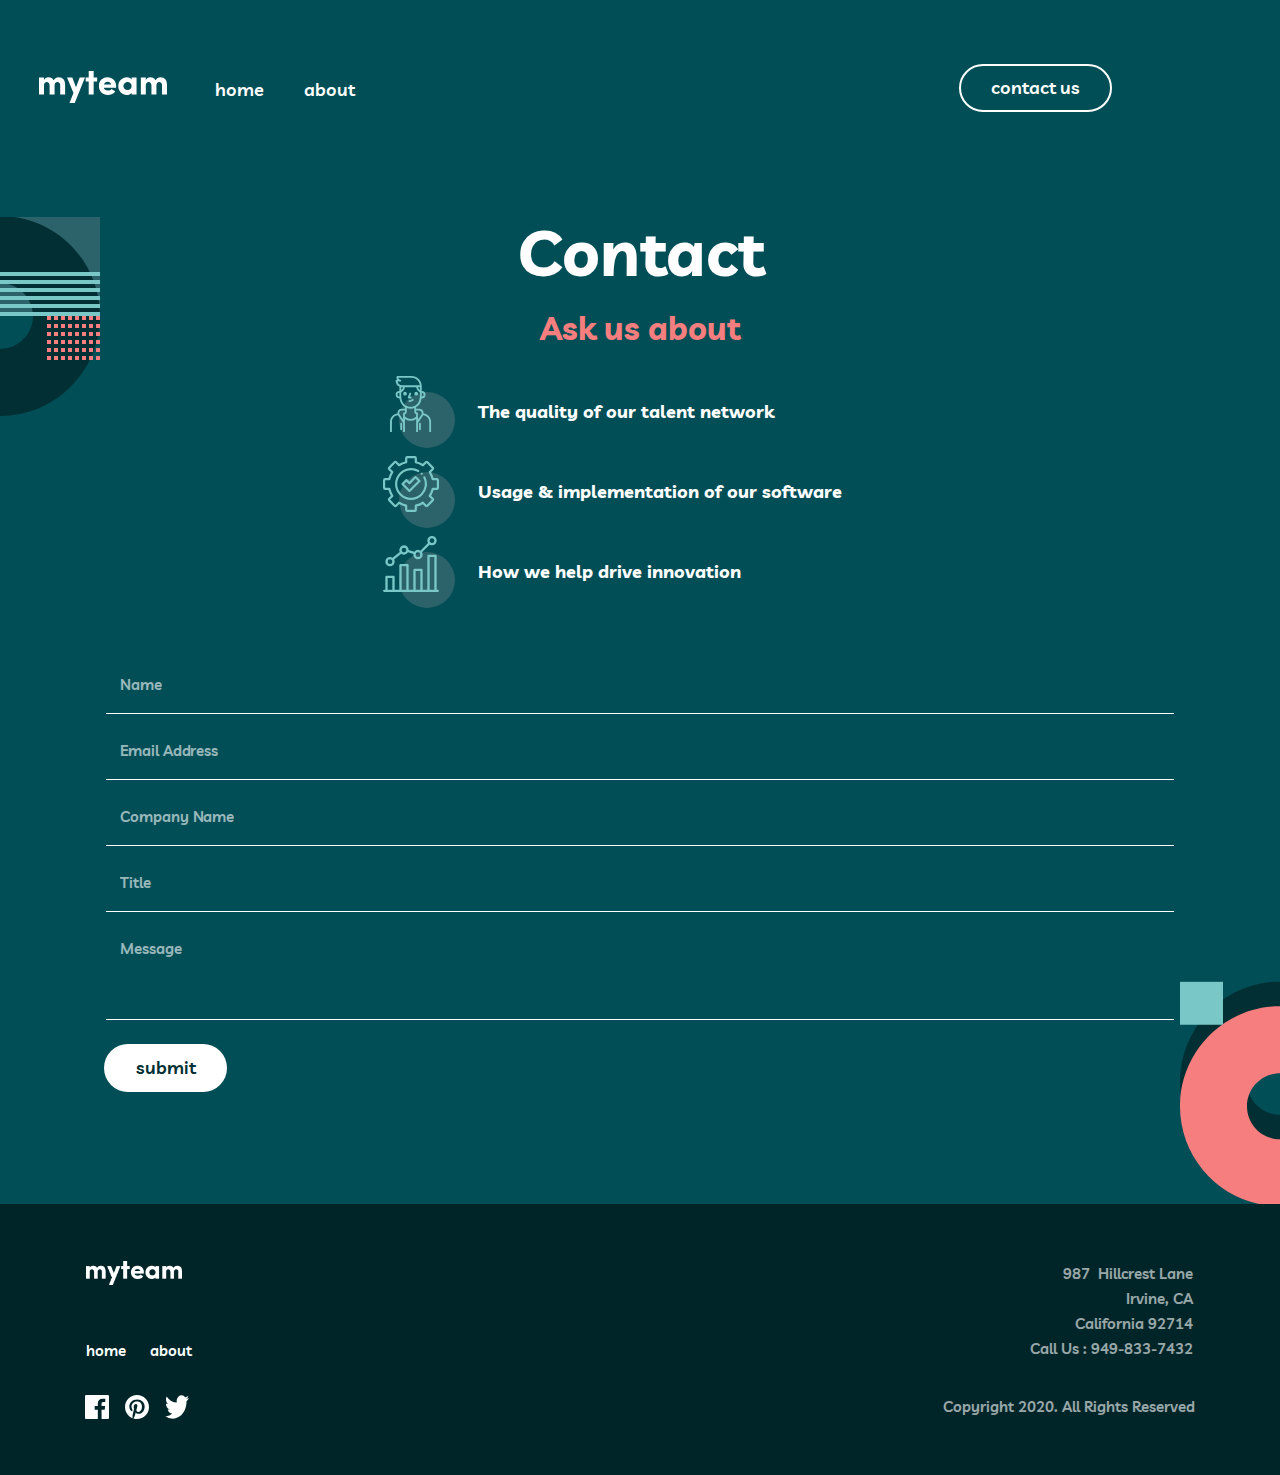
<file: pages/contact.html>
<!DOCTYPE html>
<html lang="en">
    <head>
        <meta charset="UTF-8" />
        <meta name="viewport" content="width=device-width, initial-scale=1.0" />

        <link rel="stylesheet" href="../css/base.css" />
        <link rel="stylesheet" href="../css/contact.css" />
        <link rel="stylesheet" href="../css/footer.css" />
        <link rel="stylesheet" href="../css/header.css" />

        <script src="../js/contact_form.js" defer></script>
        <title>Contact</title>
    </head>
    <body>
        <main>
            <header class="header">
                <!-- Navbar links -->
                <div class="header__primary">
                    <img
                        src="../assets/images/logo.svg"
                        alt="Header logo"
                        class="header__logo"
                    />
                    <a class="header__link body--primary hideOnMobile" href="../index.html"
                        >home</a
                    >
                    <a class="header__link body--primary hideOnMobile" href="./about.html"
                        >about</a
                    >
                    <!-- Hamburger menu icon -->
          <div class="header__hamburger">
            <a href="#">
              <img  src="../assets/images/icon-hamburger.svg" alt="hamburger icon" onclick=showSidebar()>
            </a>
          </div> 
                </div>
                <!-- Header side menu for mobile -->
        <aside>
            <div class="sidebar__container">
                <div class="sidebar__content">
                    <div class="sidebar__close" onclick=hideSidebar()>
                        <svg width="18" height="17" viewBox="0 0 18 17" fill="none" xmlns="http://www.w3.org/2000/svg">
                        <path 
                          title="close icon"
                          fill-rule="evenodd" 
                          clip-rule="evenodd" 
                          d="M8.99989 6.37869L2.98948 0.368286L0.868164 2.48961L6.87857 8.50001L0.868164 14.5104L2.98948 16.6317L8.99989 10.6213L15.0103 16.6317L17.1316 14.5104L11.1212 8.50001L17.1316 2.48961L15.0103 0.368286L8.99989 6.37869Z" 
                          fill="white"/>
                        </svg>
                    </div>
                    <a class="sidebar__link header__link body--primary" href="../index.html">home</a>
                    <a class="sidebar__link header__link body--primary" href="../pages/about.html">about</a>
                    <a class="btn btn--light--primary body--secondary" href="../pages/contact.html">contact us</a>
                </div>

                <img src="../assets/images/bg-pattern-about-1-mobile-nav-1.svg" class="sidebar__logo" alt="mobile navigation patern image">
            </div>
        </aside>
                <!-- Contact us button -->
                <div class="header__secondary">
                    <a
                        class="btn btn--light--primary header__btn body--primary hideOnMobile"
                        href="./contact.html"
                        >contact us</a
                    >
                </div>
            </header>
            <article class="contact">
                <img
                    class="contact__pattern--right pattern-img"
                    src="../assets/images/bg-pattern-about-2-contact-1.svg"
                    alt="Pattern of circles, lines and squares"
                />
                <div class="contact__info">
                    <h1 class="contact__heading h1--sm">Contact</h1>
                    <!-- subheading of 32px /-->
                    <h2 class="contact__subheading">Ask us about</h2>

                    <!-- Icons and questions -->
                    <div class="contact__ask-about">
                        <!-- First item (person) -->
                        <div class="contact__ask-about__item">
                            <div class="contact__ask-about-icon">
                                <img
                                    src="../assets/images/icon-person.svg"
                                    alt="Icon displaying young man with hoodie"
                                />
                            </div>
                            <h3>The quality of our talent network</h3>
                        </div>
                        <!-- Second item (cog) -->
                        <div class="contact__ask-about__item">
                            <div class="contact__ask-about-icon">
                                <img
                                    src="../assets/images/icon-cog.svg"
                                    alt="Icon displaying cog with check mark inside it"
                                />
                            </div>
                            <h3>Usage & implementation of our software</h3>
                        </div>
                        <!-- Third item (chart) -->
                        <div class="contact__ask-about__item">
                            <div class="contact__ask-about-icon">
                                <img
                                    src="../assets/images/icon-chart.svg"
                                    alt="Icon displaying chart of data proceeding going up and down"
                                />
                            </div>
                            <h3>How we help drive innovation</h3>
                        </div>
                    </div>
                </div>

                <form
                    action=""
                    class="contact__form"
                    id="contact-us-form"
                    novalidate
                >
                    <!-- Name -->
                    <div class="field">
                        <input
                            type="text"
                            id="name"
                            placeholder="Name"
                            name="name"
                            class="body--secondary"
                        />
                        <!-- Warning message that appears after focus -->
                        <!-- Required by design and can be found in active state requirements for page -->
                        <div class="warning__container">
                            <span class="warning-message">This field is required</span>
                        </div>
                    </div>

                    <!-- Email -->
                    <div class="field">
                        <input
                            type="email"
                            id="email"
                            placeholder="Email Address"
                            name="email"
                            class="body--secondary"
                        />
                        <!-- Warning message that appears after focus -->
                        <!-- Required by design and can be found in active state requirements for page -->
                        <div class="warning__container">
                            <span class="warning-message">This field is required</span>
                        </div>
                    </div>

                    <!-- Company name-->
                    <div class="field">
                        <input
                            type="text"
                            id="comp-name"
                            placeholder="Company Name"
                            name="comp-name"
                            class="body--secondary"
                        />
                        <!-- Warning message that appears after focus -->
                        <!-- Required by design and can be found in active state requirements for page -->
                        <div class="warning__container">
                            <span class="warning-message">This field is required</span>
                        </div>
                    </div>

                    <!-- Title -->
                    <div class="field">
                        <input
                            type="text"
                            id="title"
                            placeholder="Title"
                            name="title"
                            class="body--secondary"
                        />
                        <!-- Warning message that appears after focus -->
                        <!-- Required by design and can be found in active state requirements for page -->
                        <div class="warning__container">
                            <span class="warning-message">This field is required</span>
                        </div>
                    </div>

                    <!-- Message -->
                    <div class="field">
                        <textarea
                            name=""
                            id="message"
                            placeholder="Message"
                            name="message"
                            class="body--secondary"
                        ></textarea>
                        <!-- Warning message that appears after focus -->
                        <!-- Required by design and can be found in active state requirements for page -->
                        <div class="warning__container">
                            <span class="warning-message">This field is required</span>
                        </div>
                    </div>

                    <!-- Submit btn -->
                    <div class="field">
                        <input
                            type="submit"
                            value="submit"
                            class="btn btn--light--secondary body--primary"
                        />
                    </div>
                </form>
                <img
                    class="contact__pattern--left pattern-img"
                    src="../assets/images/bg-pattern-contact-2.svg"
                    alt="Circle looking like a donut and a square presented in captivating way"
                />
            </article>
            <article></article>
            <footer class="footer">
                <div class="footer-container">
                    <div class="footer-left">
                        <img
                            src="../assets/images/myteam.png"
                            alt="MyTeam Logo"
                            class="footer-logo"
                        />
                        <nav class="footer-nav">
                            <a href="../index.html" class="footer-nav-button"
                                >home</a
                            >
                            <a
                                href="../Pages/About.html"
                                class="footer-nav-button"
                                >about</a
                            >
                        </nav>
                    </div>

                    <div class="footer-contact">
                        987&nbsp; Hillcrest Lane<br />
                        Irvine, CA<br />
                        California 92714<br />
                        Call Us : 949-833-7432
                    </div>

                    <div class="footer-right">
                        <div class="footer-social">
                            <a href="https://www.facebook.com" target="_blank">
                                <img
                                    src="../assets/images/icon-facebook.svg"
                                    alt="Facebook"
                                />
                            </a>
                            <a href="https://www.pinterest.com" target="_blank">
                                <img
                                    src="../assets/images/icon-pinterest.svg"
                                    alt="Pinterest"
                                />
                            </a>
                            <a href="https://www.twitter.com" target="_blank">
                                <img
                                    src="../assets/images/icon-twitter.svg"
                                    alt="Twitter"
                                />
                            </a>
                        </div>
                        <div class="footer-copyright">
                            Copyright 2020. All Rights Reserved
                        </div>
                    </div>
                </div>
            </footer>
        </main>
        <script src="../js/header.js"></script>
    </body>
</html>
</file>
<file: css/base.css>
/* Pasikartojantys stiliai naudojami per kelis dokumentus */
@import url("https://fonts.googleapis.com/css2?family=Livvic:wght@400;600;700;900&display=swap");

/* Color variables */
:root {
    /* Primary Colors */
    --color-midnight-green--primary: rgb(1, 78, 86);
    --color-light-coral--primary: rgb(246, 126, 126);
    --color-white--primary: rgb(255, 255, 255);

    /* Secondary Colors */
    --color-rapture-blue--secondary: rgb(121, 200, 199);
    --color-police-blue--secondary: rgb(44, 98, 105);
    --color-deep-jungle-green--secondary: rgb(0, 64, 71);
    --color-sacramento-state-green--secondary: rgb(1, 47, 52);
    --color-dark-green--secondary: rgb(0, 37, 41);

    /* Colors for (in)active states */
    --btn--primary--disabled: rgba(
        1,
        47,
        52,
        0.25
    ); /* sacramento-state-green */
    --btn--secondary--disabled: rgb(65, 99, 103);
    --btn--secondary--hover: var(--color-rapture-blue--secondary);
}

* {
    margin: 0;
    padding: 0;
    box-sizing: border-box;
    font-family: "Livvic", sans-serif;
}

body {
    font-family: "Livvic", sans-serif;
    line-height: 1.5;
    background-color: var(--color-midnight-green--primary);
}

.h1--lg {
    font-size: 100px;
    line-height: 100px;
    font-weight: 700;
}

.h1--sm {
    font-size: 64px;
    line-height: 56px;
    font-weight: 700;
}

h2 {
    font-size: 48px;
    line-height: 48px;
    font-weight: 700;
}

h3 {
    font-size: 18px;
    line-height: 28px;
    font-weight: 700;
}

.body--primary {
    font-size: 18px;
    line-height: 28px;
    font-weight: 600;
}

.body--secondary {
    font-size: 15px;
    line-height: 25px;
    font-weight: 600;
}

/* Button class for all buttons */

.btn {
    /* width: 153px; SUBM ir CONT mygtuku plociai nesutampa :( */
    height: 48px;
    border-radius: 24px;
    font-size: 18px;
    font-weight: 600;
    text-align: center;
    cursor: pointer;
    transition: all 0.3s ease-in-out;
    /* display: flex;
    align-items: center;
    justify-content: center; */
    border: 2px solid transparent;
    background-color: transparent;
    text-decoration: none;
}

/* --- Button styling --- */

/* Primary*/

/* Light */
.btn--light--primary {
    color: var(--color-white--primary);
    /* background-color: var(--color-sacramento-state-green--secondary); */
    border-color: var(--color-white--primary);
}

.btn--light--primary:hover {
    color: var(--color-sacramento-state-green--secondary);
    background-color: var(--color-white--primary);
}

.btn--light--primary:disabled {
    color: var(--btn--primary--disabled);
    border-color: var(--btn--primary--disabled);
    cursor: not-allowed;
}

/* Dark */
.btn--dark--primary {
    color: var(--color-sacramento-state-green--secondary);
    /* background-color: var(--color-white--primary); */
    border-color: var(--color-sacramento-state-green--secondary);
}

.btn--dark--primary:hover {
    color: var(--color-white--primary);
    background-color: var(--color-sacramento-state-green--secondary);
}

.btn--dark--primary:disabled {
    color: var(--btn--primary--disabled);
    border-color: var(--btn--primary--disabled);
    cursor: not-allowed;
}

/* Secondary */

/* Light*/

.btn--light--secondary {
    /* Same as .btn--white--primary:hover */
    color: var(--color-sacramento-state-green--secondary);
    background-color: var(--color-white--primary);
}
.btn--light--secondary:hover {
    background-color: var(--btn--secondary--hover);
}
.btn--light--secondary:disabled {
    background-color: var(--btn--secondary--disabled);
    cursor: not-allowed;
}
</file>
<file: css/index.css>
/* ************************ */
/* Ready to get started section */
/* ************************ */

/* heading and button to contact page */
.contact-sect {
    height: 200px;
    background: var(--color-light-coral--primary);
    position: relative;
    overflow: hidden;
}

.contact-sect__content {
    display: flex;
    align-items: center;
    justify-content: space-evenly;
    gap: 10px;
    height: 100%;
}

/* Ready to get... heading */
.heading--contact {
    color: var(--color-sacramento-state-green--secondary);
    text-align: center;
}

/* button to contact page */
.btn--contact {
    padding: 9px 32.5px 11px;
    height: 100%;
}

/* img at left bottom of ready to get.. sect */
.contact-sect__img {
    position: absolute;
    bottom: 0;
}

/* Home 1st Article CSS */

/* Background */

.home-hero {
  height: 572px;
  position:relative;
}

.home-hero__content {
  width: 1110px;
  display: flex;
  align-items: stretch;
  gap: 30px;
  margin: 0 auto;
  padding-top: 122px;
}

/* Home-hero content */

.home-hero__content > div {
  width: 445px;
}

/* Heading-left collumn */

.home-hero__heading {
  color: var(--color-white--primary);
  flex-basis: 635px;
}

.home-hero--coraltext {
  color: var(--color-light-coral--primary)
}

/* Paragraph-right collumn */

.about__rectangle {
  width: 50px;
  height: 4px;
  background-color: var(--color-rapture-blue--secondary);
}

.home-hero__text {
  color: var(--color-white--primary);
  font-size: 18px;
  font-style: normal;
  font-weight: 600;
  line-height: 28px;
}

.lower__paragraph {
  margin-top: 79px;
}

/* Background images */

.home-hero-leftside__img {
  position: absolute;
  left: 0;
  transform: translateX(-100px);
} 

.home-hero-rightside__img {
  position: absolute;
  bottom: 0;
} 


/* Home 2nd article*/

.home-2nd-head {
  display: flex;
  justify-content: space-between;
  /* align-items: center; */
  background-color: #012F34;
  position: relative;
  color: #ffffff;
  padding: 165px 140px;
  height: 684px;
  overflow: hidden;
}

.home-2nd-title {
  position: relative;
  padding-top: 54px; /* Tarpas nuo linijos iki teksto */
  color: #ffffff;
  max-width: 445px;
}

.home-2nd-title::before {
  content: '';
  position: absolute;
  top: 0;
  left: 0;
  width: 50%; 
  height: 4px; 
  background: linear-gradient(to right, #F67E7E 0%, #F67E7E 30%,transparent 30%, transparent 100%); 
}

.home-2nd-features {
  display: flex;
  flex-direction: column;
  gap: 1.5rem;
  max-width: 600px;
  padding-top: 54px;
}

/* Individual feature item */
.home-2nd-features .feature {
  display: flex;
  align-items: flex-start;
  gap: 1.5rem; /
}

/* Feature icons */
.feature-icon {
  width: 72px;
  height: 72px;
  flex-shrink: 0; 
}

/* Feature heading */
.feature-title {
  font-size: 1.25rem;
  font-weight: bold;
  color: #F67E7E;
  margin: 0 0 0.5rem;
}

/* Feature description */
.feature-description {
  font-size: 1rem;
  line-height: 1.6;
  color: #d1d1d1;
  margin: 0;
}
.corner-img {
  position: absolute;
  bottom: 0px;
  /* right: -190px;
  width: 250px; */
  height: auto;
  /* opacity: 0.8; */
  right: 0;
  transform: translateX(50%);
}


/* --------------------- */
/* home page 3rd article */
/* --------------------- */

/* whole article */
.testimonial-section { 
  background: #004047;
  width: 100%;
  /* height reiktu sumazint turbut, lyginant su kitais section'ais, 
  nors pagal figma tai toks dydis */
  height: 745px;
  position: relative;
}

.testimonial-section__content{
height: 100%;
width: 100%;
display: flex;
flex-direction: column;
align-items: center;
gap: 56px;
}

/* heading text */
.testimonial-section__heading {
  color: var(--color-white--primary);
  text-align: center;
  font-size: 48px;
  font-style: normal;
  font-weight: 700;
  line-height: 48px; /* 100% */
  max-width: 932px;
  margin-top: 140px;
}
.success-stories {
  color: var(--color-rapture-blue--secondary);
  font-size: 48px;
  font-style: normal;
  font-weight: 700;
  line-height: 48px;
}

/* customer reviews */
.testimonial-section__customer-reviews {
  display: flex;
  align-items: center;
  width: 1110px;
  gap: 30px;
}

.testimonial-section__review{
  position: relative;
  display: flex;
  justify-content: center;
}

.testimonial__review__content{
  color: var(--color-white--primary);
  text-align: center;
  margin-top: 36px;
  font-size: 15px;
  font-style: normal;
  font-weight: 600;
  line-height: 25px; /* 166.667% */
  display: flex;
  flex-direction: column;
  justify-content: center;
  position:relative;
  width: 350px;
}

.testimonial-section__name{
  color: var(--color-rapture-blue--secondary);
  text-align: center;
  font-size: 18px;
  font-style: normal;
  font-weight: 700;
  line-height: 28px; /* 155.556% */
  margin-top: 24px;
}

.testimonial-section__position {
  color: var(--color-white--primary);
  text-align: center;
  font-size: 13px;
  font-style: italic;
  font-weight: 500;
  line-height: 18px; /* 138.462% */
  margin-bottom: 32px;
}

.testimonial-section__bg-img-quotes {
  position: absolute;
  width: 67px;
  height: 56px;
  top: 0;

}  

/* corner images */
.testimonial-section__bg-pattern2 {
  position: absolute;
  width: 200px;
  height: 100px;
  bottom: 0;
  right: 0;
}

.testimonial-section__bg-pattern1 {
  position: absolute;
  width: 147px;
  height: 100px;
  top: 0;
  left: 0;
}

/* client images */
.testimonial-section__client-img {
  width: 62px;
  height: 62px;
  border-radius: 62px;
  border: 2px solid #C4FFFE;
  margin: 0 auto;
}

/* For desktop */
@media (min-width: 1440px){
  /* 1st article */
  .home-hero{
    height: 459px;
  }
  .home-hero__content{
    padding-top: 9px;
  }

  .home-hero-rightside__img {
    right: 165px;
  } 

  /* 2nd article */
  .home-2nd-head{
    padding-top: 140px;
    /* padding: 0; */
    padding-left: 165px;
    padding-right: 165px;
  }
  .home-2nd-title{
    padding-top: 58px;
  }
  .home-2nd-title::before {
    width: 166px; 
  }
  .home-2nd-features{
    gap: 32px;
    padding-top: 58px;
  }
  .home-2nd-features .feature{
    gap: 23px;
  }
  .home-2nd-features .feature:first-child img{
    padding-left: 6px;
  }
  .feature-description{
    max-width: 445px;
    font-size: 15px;
    font-style: normal;
    font-weight: 600;
    line-height: 25px; /* 166.667% */
  }
  .feature-content{
    padding-top: 1px;
  }
  /* Icons */
  .home-2nd-head img{
    height: 72px;
    width: 72px;
  }
  .feature-content{
    display: flex;
    flex-direction: column;
    gap: 15px;
  }
  .feature-title{
    margin: 0;
    font-size: 18px;
    font-style: normal;
    font-weight: 700;
    line-height: 28px; /* 155.556% */
  }

  /* Contact us section */
  .contact-sect__content{
    gap: 2px;
  }
  .heading--contact{
    padding-left: 5px;
  }
  .btn--contact{
    padding: 10px 33px 11px 29px;
  }
}

/* For tablets */
@media (min-width: 768px) and (max-width:1439px){
/* Home first article for tablet */
  .home-hero {
    height: 483px;
    padding-top: 7px;
    text-align: center;
  }

  .home-hero__content {
    flex-wrap: wrap;
    padding: 0;
    gap: 24px;
    justify-content: center;
    width: 768px;
  }

  .home-hero__content > div {
    text-align: center;
  }

  .home-hero__content > div:nth-child(2) {
    width: 457px;
  }

  .home-hero__heading {
    flex-basis: 683px;
    font-size: 64px;
    font-weight: 700;
    line-height: 56px;
    height: 112px;
    padding-left: 5px;
  }

  .home-hero__text {
    font-size: 15px;
    font-style: normal;
    font-weight: 600;
    line-height: 28px;
    padding-top: 1px;
  }

  .h1--lg {
    font-size: 64px;
    font-style: normal;
    font-weight: 700;
    line-height: 56px;
  }

  .lower__paragraph {
    margin-top: 0px;
  }

  .about__rectangle {
    display: none;
  }

  .home-hero-leftside__img {
    display: none;
  }

  .home-hero-rightside__img {
    position: relative;
    bottom: -155px;
    transform: translateX(1px);
  } 

  /* 2nd article */

  .home-2nd-head {
    height: 710px !important;
    flex-direction: column;
    padding: 0;
    justify-content: center !important;
  }

  .home-2nd-title::before {
    width: 169px; 
    height: 4px;
  }

  .corner-img {
    top: 0;
  }

  .home-2nd-title {
    position: relative;
    width: 445px;
    word-break: break-word;
    display: flex;
    align-items: end;
    padding-top: 36px;
    font-size: 32px;
    line-height: 32px;
    margin: 0 auto 0 98px;
  }

  .feature-title {
    font-size: 18px;
    font-style: normal;
    font-weight: 700;
    line-height: 28px;
  }

  .feature:first-child img{
    width: 65px;
    margin-left: 7px;
  }

  .home-2nd-features {
    margin: 0 auto 0 98px;
    flex-wrap: wrap;
    width: 573px;
    row-gap: 33px;
    padding-top: 0;
    margin-top: 64px;
  }

  .home-2nd-features .feature {
    display: flex;
    align-items: flex-start;
    gap: 22px;
    row-gap: 22px;
  }

  .feature-description {
    font-size: 15px;
    font-style: normal;
    font-weight: 600;
    line-height: 25px;
  }
 
  .feature-content {
    position: relative;
    display: flex; 
    flex-direction: column;
    gap: 16px;
    row-gap: 7px;
  }

  /* ************************ */
  /* Ready to get started section */
  /* ************************ */

  /* Ready to get... heading */
  .heading--contact {
    font-size: 32px;
    line-height: 32px; /* 100% */
  }

  /* button to contact page */
  .btn--contact {
    border-radius: 24px;
    height: 100%;
    padding: 9px 32px 11px 30px;
  }

  /* img at left bottom of ready to get.. sect */
  .contact-sect__img {
    transform: translateY(15%);
  }

  .contact-sect__content{
    gap: 0;
    margin: auto 15px;
  }

  /* testimonial section for tablet */
  .testimonial-section {
    min-width: 768px;
    height: 1199px;
    overflow: hidden;
  }

  .testimonial-section__customer-reviews {
    flex-direction: column;
    width: 768px;
    gap: 46px;
  }

  .testimonial-section__heading {
    width: 573px;
    margin-top: 100px;
    font-size: 32px;
    font-weight: 700;
    line-height: 32px;
    margin-bottom: -8px;
  }

  .success-stories {
    color: var(--color-rapture-blue--secondary);
    font-size: 32px;
    font-weight: 700;
    line-height: 32px;
    white-space: pre;
  }

  .testimonial-section__review {
    width: 768px;
  }

  .testimonial__review__content {
    width: 573px;
  }

  .testimonial-section__name {
    margin-top: 16px;
    margin-bottom: 2px;
  }

  .testimonial-section__client-img {
    width: 66px;
    height: 66px;
  }

  .testimonial-section__position {
    margin-bottom: 14px;
  }

  /* footer twitter icon changes */

  .footer-social a:last-child img{
    height: 20px;
    margin-top: 2px;
  }

}

/* For mobile */
@media screen and (min-width: 375px) and (max-width:767px){   
  /* FIRST ARTICLE MOBILE VIEW */
  .home-hero{
    min-width: 375px;
    height: 418px;
      
  }
  .home-hero__content{
    width: 327px;
    align-items: center;
    padding: 0;
    margin-top: 50px;
    flex-wrap: wrap;
    
  }
  .home-hero__heading{
    max-width: 327px;
    height: 80px;
  }
    .heroh1{
    position: relative;
    top: 10px;
    font-size: 40px;
    line-height: 40px;
    text-align: center;
      
  }
  .home-hero__text{
    height: 112px;
  }
  .lower__paragraph{
    margin-top: 0;
    width: 327px;
    height: 112px;
    text-align: center;
    font-size: 15px;
  }
  .home-hero-leftside__img{
    display: none;
  }
  .about__rectangle{
    display: none;
  }
  .home-hero-rightside__img{
    right: 8px;
  }

  /* ************************ */
  /* Ready to get started section */
  /* ************************ */
  .contact-sect{
    height: 300px;
    width: 100%;
  }
  .contact-sect__img{
    margin-bottom: -22px;
  }

  .heading--contact {
    font-size: 32px;
    line-height: 32px;
    height: 50px;
      max-width: 200px;
      word-break: break-word;
      display: flex;
      align-items: end;
  }

  .contact-sect__content {
      flex-direction: column;
      gap: 33px;
      height: 100%;
      flex-wrap: wrap;
      padding-top: 4px;
  }
  .contact-sect__content > * {
      flex-grow: 1;
  }
  .btn--contact{
    font-size: 18px;
  }

  /* HOME 2ND ARTICLE */
  .home-2nd-head {
    height: 1073px !important;
    width: 100%;
    flex-direction: column;
    justify-content: start;
    padding: 0;
    gap: 56px;
  }
  .feature-description {
    font-size: 15px;
    line-height: 25px;
    width: 327px;
    text-align: center;
    letter-spacing: 0.3px;
    padding-top: 6px;
  }
  .feature-content{
    display: flex;
    flex-direction: column;
  }
  .feature-title{
    margin-bottom: 1px;
  }
  .home-2nd-features .feature{
    width: 327px;
    margin: 0 auto;
    flex-direction: column;
    align-items: center;
    gap: 17px;

    padding-top: 0;
  }
  .home-2nd-features{
    padding-top: 0;
    gap: 48px;
  }
  .feature-title{
    font-size: 18px;
    width: 327px;
    
  }
  .feature-content{
    
  }
  .home-2nd-title {
    max-width: 240px !important;
    height: fit-content;
    font-size: 32px;
    line-height: 32px;
    justify-self: start !important;
    padding-top: 100px;
    margin-left: 25px; 
  }
  .feature{
    padding-top: 41px;
    text-align: center;
    align-items: center;
    max-width: 375px; 
    gap: 0rem;
  }
  .feature-icon {
    width: 72px;
    height: 72px;
    flex-wrap: wrap;
    margin-left: 3px;
    margin-right: 0px;
    
  }
  .corner-img{
    top: 0;
  }
  .home-2nd-title::before{
    margin-top: 65px;
    width: 67%;
  }
  /* Testimonials */
  .testimonial-section{
    height: 1410px;
  }
  .testimonial-section__heading{
    width: 327px;
    height: 128px;
    font-size: 32;
    line-height: 32px;
  }
  .success-stories {
    font-size: 32px;
    font-weight: 700;
    line-height: 32px;
    white-space: pre;
  }
  .testimonial-section__quote{
    width: 327px;
    height: 100px;
    margin: auto;
  }
  .testimonial-section__customer-reviews{
    flex-direction: column;
    width: 375px;
    gap: 49px;
  }
  .testimonial-section__position{
    margin-bottom: 16px;
  }
  .testimonial-section__name{
    margin-top: 15px;
    margin-bottom: 2px;
  }
  .testimonial__review__content{
    width: 327px;
  }
  .testimonial-section__content{
    gap: 48px;
  }
}
</file>
<file: css/footer.css>
:root {
  --icon-size: 24px;
  --icon-spacing: 16px;
}

.footer {
  width: 100%;
  background: #002529;
  padding: 30px 0;
  display: flex;
  justify-content: center;
}

.footer-container {
  width: 90%;
  max-width: 1110px;
  height: 100px;
  display: flex;
  justify-content: space-between;
  align-items: center;
  text-align: left;
}

.footer-left {
  display: flex;
  flex-direction: column;
  align-items: flex-start;
}

.footer-logo {
  width: 160px;
  margin-bottom: 10px;
}

.footer-nav {
  display: flex;
  gap: 40px;
}

.footer-nav-button {
  color: #fff;
  font-size: 18px;
  font-weight: 600;
  text-decoration: none;
  transition: color 0.3s ease;
}

.footer-nav-button:hover {
  color: #f67e7e;
}

.footer-contact {
  color: #fff;
  font-family: Livvic;
  font-size: 15px;
  font-style: normal;
  font-weight: 600;
  line-height: 25px; /* 166.667% */
  opacity: 0.6;
  flex-grow: 1;
  text-align: left;
  max-width: 250px;
  margin-right: 250px;
}

.footer-right {
  display: flex;
  flex-direction: column;
  align-items: flex-end;
  height: 100%;
}

.footer-social {
  display: flex;
  gap: var(--icon-spacing);
  margin-bottom: 10px;
}

.footer-social img {
  width: var(--icon-size);
  height: var(--icon-size);
  transition: transform 0.3s ease;
}

.footer-social a:hover img {
  transform: scale(1.1);
  filter: brightness(0) saturate(100%) invert(68%) sepia(18%) saturate(4158%) hue-rotate(311deg) brightness(104%) contrast(93%);
  cursor: pointer;
}
.footer-copyright {
  color: #fff;
  text-align: right;
  font-size: 15px;
  font-style: normal;
  font-weight: 600;
  line-height: 25px; /* 166.667% */
  opacity: 0.6;
}


/* Desktop view */
@media (min-width: 1440px) {
  .footer{
    height: 196px;
  }
  .footer-container{
    height: 100%;
  }
  .footer-container > *{
    height: 100%;
  }
  .footer-left{
    gap: 16px;
    padding-top: 1.6%;
  }
  .footer-contact{
    padding-top: 1.6%;
    padding-left: 2.35%;
  }
  .footer-right{
    justify-content: space-between;                    
    padding-top: 1.6%;
    padding-bottom: 1.6%;
  }
  .footer-nav{
    display: flex;
  }
  .footer-nav .footer-nav-button:last-child{
    padding-left: 1px;
  }
}

/* Tablet view */
@media (min-width: 768px) and (max-width: 1439px) {
    .footer {
        height: 271px;
    }
    .footer-container {
        height: 100%;
        flex-wrap: wrap;
    }
    .footer-left {
        flex-grow: 1;
        width: 107px;
        height: 102px;
        gap: 53px;
    }
    .footer-left,
    .footer-contact {
        padding-top: 9px;
        padding-left: 1px;
    }
    .footer-left > img {
        width: 96px;
        height: 24px;
        margin: 0;
    }
    .footer-contact {
        text-align: right;
    }
    .footer-nav {
        gap: 24px;
    }
    .footer-nav > a {
        color: #fff;
        font-size: 15px;
        font-style: normal;
        font-weight: 600;
        line-height: 25px;
    }
    .footer-right {
        flex-direction: row;
        width: 100%;
        height: 50px;
        justify-content: space-between;
        align-items: center;
    }
    .footer-social {
        margin: 0;
    }
    .footer-social * {
        height: 24px;
        margin-bottom: 3px;
    }

    .footer-copyright {
      padding-bottom: 4px;
    }

    .footer-contact {
        margin: 0;
        padding-top: 15px;
        margin-right: 2px;
    }
}



/* Mobile view */
@media (max-width: 767px) and (min-width: 375px) {
    .footer {
        height: 432px;
        padding: 0;
      }
      .footer-container {
        width: 327px;
        height: 304px;
        flex-direction: column;
        align-items: center;
        justify-content: center;
        margin: 64px 24px 60px;
      }
      .footer-left, 
      .footer-contact, 
      .footer-right{
        width: 100%;
      }
      .footer-left img{
        margin: 0;
      }
      .footer-left{
        align-items: center;
        padding-top: 1.5px;
      }
      .footer-right{
        justify-content: end;
        align-items: center;
        gap: 6px;
      }
      .footer-copyright {
        width: 255px;
      }
      .footer-social {
        height: 24px;
        width: 100%;
        justify-content: center;
      }
      .footer-nav {
        width: 107px;
        gap: 24px;
        padding-top: 26px;
      }
      .footer-nav-button {
        width: 42px;
        height: 25px;
        font-size: 15px;
      }
      .footer-logo {
        width: 96px;
        height: 24px;
        text-align: center;
        margin: auto;
      }
      .footer-contact {
        height: 100px;
        margin: 0;
        text-align: center;
        margin-top: 22px;
      }

    }
</file>
<file: css/header.css>
/* Home page header style*/
header {
  background-color: var(--color-midnight-green--primary);
}

.header__primary {
  display: inline-block;
  padding-top: 27px;
}

/* Home page header logo*/
.header__logo {
  width: 160px;
  height: 40px;
  margin: 40px 60px 40px 165px;
}

/* Home page header navigation */
.header__link {
  position: relative;
  color: var(--color-white--primary);
  text-decoration: none;
  margin: 20px;
  bottom: 50px;
}
.header__link:hover {
  color: var(--color-light-coral--primary);
}

/* home page header "contact us" button */
.header__secondary {
  display: block;
  float: right;
}

.header__btn {
    position: relative;
    top: 45px;
    right: 145px;
    width: 153px;
    padding: 9px 33px 11px 32px;
    display: block;
    white-space: nowrap;
}

/* Hamburger menu icon for mobile*/
.header__hamburger {
  display: none;
  position: absolute;
  border: 2px;
  width: 20px;
  height: 17px;
  top: 75px;
  right: 40px;
  cursor: pointer;
}

/* Side menu for mobile */
aside {
  overflow: hidden;
  position: absolute;
  top: 0;
  right: 0;
  height: 100vh;
  width: 255px;
  z-index: 999;
  background-color: var(--color-police-blue--secondary);
  display: none;
}
/* Container holding sidebar__content and image */
/* Needed for image proper styling */
.sidebar__container{
  position: relative;
  height: 100vh;
}

/* Container holding buttons and anchors */
.sidebar__content{
  height: 50%;
  display: flex;
  flex-direction: column;
  padding: 56px 25px 0 48px;
  padding-top: 56px;
}

/* Anchor tags in sidebar */
.sidebar__link {
  color: var(--color-white--primary);
  /* Overwrite header__link styles */
  position:static;
  margin: 0;
}

/* Home button */
.sidebar__content a:first-of-type {
  margin-bottom: 24px;
}

/* Contact us side bar button */
.sidebar__content a:last-child {
  display: block;
  width: 159px;
  margin-top: 36px;
  padding-top: 8px;
}

/* Pattern image at the bottom of sidebar */
.sidebar__logo {
  width: 200px;
  height: 200px;
  position: absolute;
  bottom: 0;
  right: 0;
  transform: translateX(50%);
}

/* Side menu close icon*/
.sidebar__close {
  display: flex;
  justify-content: end;
  cursor: pointer;
  margin-bottom: 39px;
}

/* Desktop view */
@media (min-width: 1440px){
  header{
    height: 117px;
    margin-top: 37px;
    margin-bottom: 87px;
    display: flex;
    padding-left: 11.5%;
    padding-right: 11.5%;
    align-items: center;
    justify-content: space-between;
  }

  .header__primary{
    display: flex;
    flex-grow: 1;
    padding-top: 0;
  }

  .header__logo{
    margin: 0;
    margin-top: 3px;
    margin-right: 80px;
  }

  /* home page header "contact us" button */
  .header__secondary {
    display: block;
  }

  .header__link{
    position: static;
    margin: 0;
    display: flex;
    align-items: center;
    padding-top: 5px;
  }

  .header__primary:first-child .header__link{
    margin-right: 41px;
  }

  .header__btn {
      position: static;
      width: 153px;
      padding-left: 30px;
      padding-top: 8px;
      margin-top: 3px;
      display: block;
  }

}

/* Tablet view */
@media (min-width: 768px) and (max-width: 1439px) {
    header{
        display: flex;
        height: 112px;
        align-items: end;
        margin-bottom: 105px;
    }
    
    .header__primary{
        flex-grow: 1;
        display: flex;
        padding-left: 39px;
        padding-bottom: 8px;
    }
    .header__primary > *{
        margin: 0;
    }
    .header__logo{
        width: 128px;
        height: 32px;
        margin-right: 48px !important;
        margin: 0;
    }
    .header__secondary{
       flex-grow: 1; 
       display: flex;
       justify-content: center;
       margin-left: 60px;
    }
    .header__btn {
        position: static;
        padding-left: 30px;
        padding-top: 8px;
    }
    .header__link{
        position: static;
        margin-top: 5px;
        padding-right: 40px;
    }
}

/* Mobile view */
@media (max-width: 767px) and (min-width: 375px) {
  .header{
    height: 100px;
    position: static;
    overflow: hidden;
  }
  .header__primary{
    width: 100%;
    display: flex;
    height: 100%;
    justify-content: space-between;
    align-items: center;
    padding: 0 24px;
    padding-top: 27px;
  }
  .header__logo {
    width: 128px;
    height: 32px;
    margin: 0;
    display: block;
  }
  .header__hamburger {
    display: block;
    position: static;
  }

  .hideOnMobile {
    display: none;
  }
}
</file>
<file: css/about.css>
/* About page first article container */
.about-hero {
  height: 389px;
  position: relative;
  overflow: hidden;
}

.about__content {
  max-width: 1110px;
  display: flex;
  align-items: stretch;
  gap: 30px;
  margin: 0 auto;
  padding-top: 113px;
}

.about__content > div:first-child {
  flex-basis: 350px;
}

/* About page first article heading */
.about__content > div {
  width: 730px;
}

.about-hero--heading {
  color: var(--color-white--primary);
  font-size: 64px;
  font-style: normal;
  font-weight: 700;
  line-height: 100px;
}

/* Pink bar over the text*/

.rectangle {
  width: 50px;
  height: 4px;
  background-color: var(--color-light-coral--primary);
}

/* About page first article text */

.about-hero__lower-paragraph {
  margin-top: 40px;
  color: var(--color-white--primary);
  font-size: 18px;
  line-height: 28px;
}

/* About page first article patern img */

.about-hero-rightside__img {
  position: absolute;
  bottom: 0;
  right: -100px;
  /* transform: translateX(100px); */
}

/* ABOUT FIRST ARTICLE FOR MOBILE */

@media (min-width: 375px) and (max-width:767px) {
  .about-hero {
    overflow: hidden;
    height: 400px;
    width: 100%;
    margin: auto;
    align-items: center;
  }
  .about-hero--heading {
    max-width: 327px;
    font-size: 40px;
    text-align: center;
    height: 40px;
  }
  .about-hero__lower-paragraph {

    font-size: 15px;
    margin: 0;
  }
  .about__content {
    flex-wrap: wrap;
    height: 343px;
    padding: 0;
    gap: 0;
  }
  .about__content > div {
    text-align: center;
    margin: 0 auto;
    max-width: 327px;
  }
  .rectangle {
    display: none;
  }
  .about-hero-rightside__img {
    margin-right: -10px;
    margin-bottom: -100px;
  }
}

/* About page client section style */

.about-clients {
  background-color: #012f34;
  width: 100%;
  height: 437px;
  margin: 0;
  padding: 0;
  position: relative;
  overflow: hidden;
}
/* About page client section patern image */

.about-clients__img {
  width: 200px;
  height: 200px;
  position: absolute;
}
/* About page client section header */

.about-clients__header > h2 {
  box-sizing: border-box;
  margin: auto;
  color: #fff;
  text-align: center;
  font-family: Livvic;
  font-size: 48px;
  font-style: normal;
  font-weight: 700;
  line-height: 48px;
}
/* About page client section logos list */

.about-clients__content {
  height: 100%;
  margin-top: 50px;
}

.about-clients__logos {
  display: flex;
  justify-content: space-evenly;
  align-items: baseline;
  list-style-type: none;
  margin-top: 50px;
}
/* About page client section logos list items */

.about-clients__logo {
  width: 165px;
  height: 28px;
  margin: auto;
}

/* ************************ */
/* Ready to get started section */
/* ************************ */

/* heading and button to contact page */
.contact-sect {
  background: var(--color-light-coral--primary);
  position: relative;
  overflow: hidden;
  height: 200px;
}

.contact-sect__content {
  display: flex;
  align-items: center;
  justify-content: space-evenly;
  gap: 10px;
  height: 100%;
}

/* Ready to get... heading */
.heading--contact {
  color: var(--color-sacramento-state-green--secondary);
  text-align: center;
}

/* button to contact page */
.btn--contact {
  padding: 9px 32.5px 11px;
  height: 100%;
}

/* img at left bottom of ready to get.. sect */
.contact-sect__img {
  position: absolute;
  bottom: 0;
}

/* For tablets */

@media (min-width: 768px) and (max-width: 1439px) {
  .about-clients {
    width: 768px;
    height: 308px;
  }
  .about-clients__logo {
    height: 17px;
    width: 107px;
  }
  .about-clients__img {
    top: -100px;
  }
  .about-clients__header {
    margin-top: 88px;
    margin-left: 155px;
    height: 32px;
    width: 457px;
    font-size: 32px;
  }
  /* ************************ */
  /* Ready to get started section */
  /* ************************ */

  /* Ready to get... heading */
  .heading--contact {
    font-size: 32px;
    line-height: 32px; /* 100% */
  }

  /* button to contact page */
  .btn--contact {
    border-radius: 24px;
    height: 100%;
  }

  /* img at left bottom of ready to get.. sect */
  .contact-sect__img {
    transform: translateY(15%);
  }
}

/* CLIENTS SECTION MOBILE VIEW*/

@media (min-width: 375px) and (max-width:767px){
  .about-clients {
    width: 375px;
    height: 632px;
  }

  .about-clients__header > h2 {
    width: 327px;
    height: 32px;
    font-size: 32px;
    margin: 0 24px 20px 24px;
  }
  .about-clients__content {
    margin-bottom: 30px;
  }
  .about-clients__img {
    top: -100px;
    left: -100px;
  }
  .about-clients__logos {
    display: block;
    margin: auto;
    padding-left: 0;
    text-align: center;
    margin-top: 0px;
  }
  .about-clients__logo {
    margin: 30px;
    height: 24px;
    width: 147px;
  }
  /* ************************ */
  /* Ready to get started section */
  /* ************************ */

  .contact-sect {
    height: 289px;
    width: 100%;
  }
  .heading--contact {
    max-width: 327px;
    height: 50px;
    font-size: 32px;
    line-height: 32px;
    word-break: break-word;
    display: flex;
    align-items: end;
  }
  .contact-sect__content {
    flex-direction: column;
    gap: 29px;
    height: 100%;
  }
  .contact-sect__content > * {
    flex-grow: 1;
  }
  .contact-sect__img {
    margin-bottom: -20px;
  }
  .btn--contact{
    font-size: 15px;
  }
}
.about-clients__content {
  display: flex;
  height: 100%;
  flex-direction: column;
  justify-content: center;
}
/* About 2nd article CSS */
* {
  margin: 0;
  padding: 0;
}
/* --------------- */
/* Meet the directors card section */
/* Background */
.about-directors {
  background-color: var(--color-deep-jungle-green--secondary);
  height: 1002px;
  position: relative;
}

/* Meet the directors */
.about-directors__header {
  color: var(--color-white--primary);
  text-align: center;
  padding-top: 140px;
}

/* Directors container */

.about-directors__container {
  display: flex;
  width: 100%;
  max-width: 1110px;
  height: 610px;
  flex-wrap: wrap;
  justify-content: center;
  margin: 0 auto;
  gap: 30px;
  margin-top: 64px;
}

.about-directors__container > div {
  text-align: center;
  width: 350px;
  height: 253px;
  background-color: var(--color-sacramento-state-green--secondary);
}

/* Card image */

.about-directors__img {
  width: 96px;
  height: 96px;
  border-radius: 96px;
  border: 2px solid #c4fffe;
  margin-top: 32px;
}

/* Card content, heading, paragraph */

.director-card--name {
  color: var(--color-rapture-blue--secondary);
  text-align: center;
  margin-top: 12px;
}

.director-card--role {
  font-style: italic;
  color: var(--color-white--primary);
  text-align: center;
  font-size: 15px;
  font-weight: 500;
  line-height: 25px;
}

/* Button style */

.director-card__btn {
  width: 56px;
  height: 56px;
  border: none;
  background-color: var(--color-light-coral--primary);
  border-radius: 50%;
  position: absolute;
  bottom: 0;
  transform: translateY(50%);
}

.director-card__btn:hover {
  cursor: pointer;
}

/* Style for front of the card */
.director-card__btn--front:hover {
  background-color: var(--color-rapture-blue--secondary);
}

/* Style for back of the card */
.director-card__btn--flipped {
  background-color: var(--color-rapture-blue--secondary);
}

.director-card__btn--flipped:hover {
  background-color: var(--color-light-coral--primary);
}

.btn--directors {
  margin-top: 4px;
}

/* Background images */

.about-directors-bckgrnd__img1 {
  position: absolute;
  transform: translateX(-100px);
}

.about-directors-bckgrnd__img2 {
  position: absolute;
  right: 0;
  bottom: 0;
}

/* About page client section style */

.about-clients {
  background-color: #012f34;
  width: 100%;
  height: 437px;
  margin: 0;
  padding: 0;
  position: relative;
  overflow: hidden;
}
/* About page client section patern image */

.about-clients__img {
  width: 200px;
  height: 200px;
  position: absolute;
}
/* About page client section header */

.about-clients__header > h2 {
  box-sizing: border-box;
  margin: auto;
  color: #fff;
  text-align: center;
  font-family: Livvic;
  font-size: 48px;
  font-style: normal;
  font-weight: 700;
  line-height: 48px;
}
/* About page client section logos list */

.about-clients__content {
  height: 100%;
  margin-top: 50px;
}

.about-clients__logos {
  display: flex;
  justify-content: space-evenly;
  align-items: baseline;
  list-style-type: none;
  margin-top: 50px;
}
/* About page client section logos list items */

.about-clients__logo {
  width: 165px;
  height: 28px;
  margin: auto;
}

/* ************************ */
/* Ready to get started section */
/* ************************ */

/* heading and button to contact page */
.contact-sect {
  background: var(--color-light-coral--primary);
  position: relative;
  overflow: hidden;
  height: 200px;
}

.contact-sect__content {
  display: flex;
  align-items: center;
  justify-content: space-evenly;
  gap: 10px;
  height: 100%;
}

/* Ready to get... heading */
.heading--contact {
  color: var(--color-sacramento-state-green--secondary);
  text-align: center;
}

/* button to contact page */
.btn--contact {
  padding: 9px 32.5px 11px;
  height: 100%;
}

/* img at left bottom of ready to get.. sect */
.contact-sect__img {
  position: absolute;
  bottom: 0;
}


.about-clients__content {
  display: flex;
  height: 100%;
  flex-direction: column;
  justify-content: center;
}


/* Text of flipped card */
.director-card--normal .director-card--text {
  color: var(--color-white--primary);
  max-width: 254px;
  margin-top: 8px;
}

/* Links to linkedin and twittah */
.director-card--normal .director-card--links {
  list-style-type: none;
  display: none; /* hidden-element class doesn't work for links, this works */
  width: 60px;
  margin-top: 24px;
}

/* Very normal and citizen-like card styles */
.director-card--normal {
  display: flex;
  position: relative;
  height: 253px;
  width: 350px;
  flex-direction: column;
  align-items: center;
}

/* Grow links - twittah and linkedin, my children! */
.director-card--normal .director-card--links > li {
  flex-grow: 1;
}

/* Link svg stylez */
.director-card--normal .director-card--links li svg {
  fill: var(--color-white--primary);
}
.director-card--normal .director-card--links li svg:hover {
  fill: var(--color-light-coral--primary);
}

/* Flipped card content padding adjustments */
.director-card__flipped__padding {
  padding: 35px 24px 63px;
}

/* Class for hidden elements */
.hidden-element {
  display: none;
}

/* Flipped card background color */

.director-card__flipped__color {
  background-color: var(--color-dark-green--secondary);
}

/* For tablets */

@media (min-width: 768px) and (max-width: 1439px) {
  
/* about first article*/

  .about-hero {
    overflow: hidden;
    height: 339px;
  }

  .about__content {
    flex-wrap: wrap;
    padding: 0;
    gap: 0;
    margin-top: 7px;
    width: 768px;
  }

  .about__content > div {
    margin: 0 auto;
    max-width: 457px;
    text-align: center;
    width: 100%;
  }

  .about-hero--heading {
    font-size: 64px;
    font-style: normal;
    font-weight: 700;
    line-height: 56px;
  }

  .about-hero__lower-paragraph {
    font-size: 15px;
    font-style: normal;
    font-weight: 600;
    line-height: 28px;
    margin-top: 25px;
  }

  .rectangle {
    display: none;
  }
  
/* For tablet "Meet the directors" section */

  .about-directors {
    overflow: hidden;
    height: 1219px;
  }

  .about-directors__header > h2 {
    font-size: 32px;
    line-height: 32px;
  }

  .about-directors__header {
    padding-top: 100px;
  }

  .about-directors__img {
    width: 100px;
    height: 100px;
    margin-top: 30px;
  }

  .director-card--name {
    margin-top: 15px;
  }

  .btn--directors {
    margin-top: 3px;
  }

  .director-card__flipped__padding {
    padding: 22px 24px 63px;
  }

  .director-card--normal .director-card--links {
    width: 68px;
  }

  .about-directors__container {
    gap: 11px;
    row-gap: 78px;
    margin-top: 48px;
    height: 100%;
    width: 768px;
    row-gap: 76px;
  }

  .about-directors__container > div {
    text-align: center;
    width: 281px;
    height: 253px;
  }

  .director-card--normal {
    height: 253px;
    width: 281px;
  }

/* about clients section */

  .about-clients {
    height: 308px;
    width: 100%;
    margin: 0;
  }

  .about-clients__img {
    position: absolute;
    top: -100px;
  }

  .about-clients__content {
    margin-top: 0;
    width: 100%;
    row-gap: 49px;
  }
  .about-clients__logo {
    height: 17px;
    width: 100%;
  }

  .about-clients__logos {
    height: 28px;
    width: 689px;
    margin: 0 auto;
    justify-content: space-between;
    align-items:center;
  }

  .about-clients__header {
    margin: 0 auto; 
    width: 457px;
  }

  .about-clients__header h2 { 
    color: var(--color-white--primary);
    text-align: center;
    font-family: Livvic;
    font-size: 32px;
    font-style: normal;
    font-weight: 700;
    line-height: 32px;
  }

/* logos sizing */

  .about-clients__logos li:first-child img{
    width: 103px;
    height: 17px;
  }

  .about-clients__logos li:nth-child(2) img{
    width: 114px;
    height: 14px;
    margin-bottom: 3px;
  }

  .about-clients__logos li:nth-child(3) img{
    width: 112px;
    height: 17px;
  }

  .about-clients__logos li:nth-child(4) img{
    width: 103px;
    height: 17px;
  }

  .about-clients__logos li:last-child img{
    width: 61px;
    height: 28px;
    margin-top: 5px;
  }

  /* ************************ */
  /* Ready to get started section */
  /* ************************ */

  /* Ready to get... heading */
  .heading--contact {
    font-size: 32px;
    line-height: 32px; /* 100% */
  }

  /* button to contact page */
  .btn--contact {
    border-radius: 24px;
    height: 100%;
  }

  /* img at left bottom of ready to get.. sect */
  .contact-sect__img {
    transform: translateY(15%);
  }

  .contact-sect__content {
    justify-content: space-between;
    width: 573px;
    margin: 0 auto;
  }

  .btn--contact {
    padding: 10px 31px 11px;
    height: 100%;
  }

   /* footer */

   .footer-social a:last-child img{
    height: 20px;
    margin-top: 2px;
  }
}

@media screen and (max-width: 767px) and (min-width: 375px) {
  /* ABOUT FIRST ARTICLE FOR MOBILE */
  .about-hero {
    overflow: hidden;
    height: 420px;
  }
  .about__content {
    height: 343px;
    padding: 0;
    align-items: start;
    justify-content: start;
    flex-direction: column;
    gap: 0;
  }
  .about__content > div:first-child {
    flex-basis: 100px;
    display: flex;
    justify-content: center;
    align-items: end;
  }
  .about-hero__text{
    flex-grow: 1;
    padding-top: 17px;
    padding-left: 1px;
  }
  .about-hero--heading {
    font-size: 40px;
    line-height: 40px;
    text-align: center;
    padding-left: 1px;
  }
  .about-hero__lower-paragraph {
    font-size: 15px;
    margin: 0;
  }
  .about__content > div {
    text-align: center;
    margin: 0 auto;
    width: 327px;
  }
  .rectangle {
    display: none;
  }
  .about-hero-rightside__img {
    margin-right: 0;
  }
   /* FOR MOBILE "Meet the directors" section */
  .about-directors {
    overflow: hidden;
    height: 2062px;
  }
  .about-directors__container{
    margin-top: 56px;
  }
  .about-directors__container > div{
    width: 327px;
  }
  .director-card--normal {
    width: 327px;
  }
  .director-card--normal > h3 {
    padding-top: 3px;
    padding-left: 1px;
  }
  /* Christian and others */
  .about-directors__container .director-card:nth-of-type(2),
  .about-directors__container .director-card:nth-of-type(3),
  .about-directors__container .director-card:nth-of-type(4),
  .about-directors__container .director-card:nth-of-type(5),
  .about-directors__container .director-card:nth-of-type(6){
    margin-top: 4px;
  }
  .btn--directors{
    margin-top: 3px;
  }
  .about-directors-bckgrnd__img1 {
    margin-top: -100px;
    transform: translateX(-100px);
  }
  .about-directors__header > h2 {
    width: 327px;
    height: 32px;
    font-size: 32px;
    margin: 10px 24px 10px;
  }
  .about-directors__header {
    padding-top: 70px;
  }
  .about-directors__container {
    gap: 48px;
    flex-direction: column;
    align-items: center;
    flex-wrap: nowrap;
    height: auto;
    margin-top: 46px;
  }
  .about-directors__content{
    display: flex;
    flex-direction: column;
  }
  /* Flipped card content padding adjustments */
  .director-card__flipped__padding {
    padding-top: 19px;
  }
  .director-card--normal .director-card--links{
    margin-top: 24px;
    margin-left: 1.5px;
    gap: 8px;
  }
  .director-card--role{
    line-height: 1.6;
  }
  .director-card__flipped__padding h3{
    padding-top: 5px;
  }
  .director-card__flipped__padding .director-card--text{
    margin-top: 7px;
  }
  /* ************************ */
  /* 3rd section CLIENTS logos */
  .about-clients {
    height: 632px;
  }
  .about-clients__header > h2 {
    width: 327px;
    font-size: 32px;
  }
  .about-clients__content {
    gap: 22px;
    padding-top: 30px;
    justify-content: start;
  }
  .about-clients__img {
    top: 0;
    left: 0;
    transform: translateX(-50%) translateY(-50%);
  }
  .about-clients__list{
    height: 100%;
  }
  .about-clients__logos {
    display: flex;
    flex-direction: column;
    align-items: center;
    justify-content: start;
    gap: 51px;
    padding-top: 50px;
    margin: auto;
    padding-left: 0;
    text-align: center;
    margin-top: 0px;
    height: 100%;
  }
  .about-directors__img{
    margin-top: 30px;
    width: 100px;
    height: 100px;
  }
  .about-clients__logo {
    margin: 0;
    height: auto;
    width: auto;
  }
  .about-clients__logos li:nth-of-type(1) img{
    width: 146.561px;
    height: 24.19px;
  }
  .about-clients__logos li:nth-of-type(2) img{
    width: 162.213px;
    height: 19.921px;
  }
  .about-clients__logos li:nth-of-type(3) img{
    width: 159.368px;
    height: 24.19px;
  }
  .about-clients__logos li:nth-of-type(4) img{
    width: 146.561px;
    height: 24.19px;
  }
  .about-clients__logos li:nth-of-type(5) img{
    width: 86.798px;
    height: 39.842px;
  }
  /* ************************ */
  /* Ready to get started section */
  /* ************************ */

  .contact-sect {
    height: 302px;
  }
  .heading--contact {
    max-width: 327px;
    height: 64px;
    font-size: 32px;
    word-break: break-word;
    display: flex;
    align-items: end;
    line-height: 1.0;
    padding-bottom: 10px;
  }
  .btn--contact{
    padding: 10px 31px 11px 31px;
    font-size: 18px;
    font-style: normal;
    font-weight: 600;
    line-height: 28px; 
  }
  .contact-sect__content {
    flex-direction: column;
    gap: 24px;
    height: 100%;
  }
  .contact-sect__content > * {
    flex-grow: 1;
  }
  .contact-sect__img {
    transform: translateY(1%);
  }
}

  /* Desktop pixel perfect */

@media (min-width: 1440px) {

/* first article */

  .about-hero {
    height: 276px;
  }

  .about__content {
    padding-top: 0px;
  }

/* second article (cards) */

  .about-directors__container {
    row-gap: 48px;
  }

  .about-directors__img {
    width: 100px;
    height: 100px;
    margin-top: 30px;
  }

  .director-card--name {
    margin-top: 14px;
  }

  .btn--directors {
    margin-top: 3px;
  }

  .director-card__flipped__padding {
    padding: 22px 24px 63px;
  }

  .director-card--normal .director-card--links {
    width: 68px;
  }

  /* third article */

  .about-clients__content {
    margin-top: 18px;
  }

  .about-clients__logos {
    width: 1110px;
    height: 45px;
    margin: 50px auto;
    justify-content: space-between;
    align-items: center;
  }

  .about-clients__logos li:first-child img{
    width: 165px;
    height: 28px;
    margin-top: 28px;
  }

  .about-clients__logos li:nth-child(2) img{
    width: 184px;
    height: 23px;
    margin-top: 24px;
  }

  .about-clients__logos li:nth-child(3) img{
    width: 180px;
    height: 28px;
    margin-top: 27.5px;
  }

  .about-clients__logos li:nth-child(4) img{
    width: 165px;
    height: 28px;
    margin-top: 27px;
  }

  .about-clients__logos li:last-child img{
    width: 98px;
    height: 45px;
    margin-top: 31px;
  }

  /* fourth article, ready to get started */

  .contact-sect__content {
    gap: 0px;
  }

  .btn--contact {
    padding: 11px 30px 11px;
  }

  /* footer */

  .footer-social a:last-child img{
    height: 20px;
    margin-top: 2px;
  }
}
</file>
<file: css/contact.css>
html,
body,
main {
    height: 100vh;
    background: #014e56;
}

/* Container for contact headings and form */
.contact {
    display: flex;
    position: relative;
    justify-content: space-around;
    overflow: hidden;
    padding: 10% 165px 0;
}

/* Contact form */
.contact__form {
    display: flex;
    flex-direction: column;
    flex-grow: 1;
    width: 100%;
}

/* Text of contact container */
.contact__info {
    flex-grow: 1;
    width: 100%;
}

/* Both images */
.pattern-img {
    position: absolute;
}

/* Right image */
.contact__pattern--right {
    margin-top: 4px;
    top: 0;
    left: 0;
    transform: translateX(-50%);
}

/* Left image */
.contact__pattern--left {
    right: 0;
    bottom: 0;
    transform: translateX(50%);
}

/* Headings underneath "ask us about" */
/* "Contact" heading */
.contact__ask-about__item > h3,
.contact__heading {
    color: var(--color-white--primary);
}

/* Heading "ask us about" */
.contact__subheading {
    color: var(--color-light-coral--primary);
    font-size: 32px;
    margin-bottom: 32px;
    margin-top: 16px;
}

/* Container for imgs and text */
.contact__ask-about {
    display: flex;
    flex-direction: column;
    gap: 8px;
}

/* Container for icon and heading */
.contact__ask-about__item {
    display: flex;
    align-items: center;
    gap: 23px;
}

/* Icons underneath "ask us about" sect */
.contact__ask-about-icon {
    width: 72px;
    height: 72px;
}

/* Input fields except button */
.contact__form > .field input[type="text"],
.contact__form > .field input[type="email"],
.contact__form > .field textarea {
    border: none;
    background-color: #014e56;
    border-bottom: 1px solid #fff;
    margin-top: 24px;
    color: var(--color-white--primary);
    letter-spacing: -0.115px;
    width: 100%;
    padding-left: 14px;
    padding-bottom: 16px;
    outline: none;
    cursor: pointer;
    resize: none;
}

/* Input fields on focus */
.contact__form > .field input[type="text"]:focus,
.contact__form > .field textarea:focus {
    outline: none;
    border-bottom: 1px solid #79c8c7;
}

/* Needed to change placeholder color with a variable */
/* By setting --c to other value */
:root {
    --c: --color-white--primary;
}

/* Input fields's place holder value styles */
.contact__form > .field input[type="text"]::placeholder,
.contact__form > .field input[type="email"]::placeholder,
.contact__form > .field textarea::placeholder {
    color: var(--c, --color-white--primary);
    opacity: 0.6;
}
/* Warning message underneath fields */
.warning__container{
    height: 19px;
    padding-top: 8px;
}
.warning-message {
    height: 100%;
    display: none;
    color: var(--color-light-coral--primary);
    font-size: 10px;
    font-style: italic;
    font-weight: 700;
    line-height: normal;
    padding-left: 14px;
    text-decoration: none;
}

/* submit button */
.contact__form > .field [type="submit"] {
    width: 123px;
    margin-top: 24px;
    cursor: pointer;
}
/* Desktop view */
@media (min-width: 1439px) {
    main {
        display: flex;
        flex-direction: column;
    }
    .contact{
        flex-grow: 1;
        padding-left: 165px;
        padding-top: 0px;
        padding-right: 163px;
    }
    .contact__info,
    .contact__form{
        height: 100%;
    }
    .contact__info{
        padding-top: 22px;
    } 
    .contact__subheading{
        margin-top: 38px;
    }
    .contact__ask-about h3{
        padding-top: 2px;
    }
    /* First icon - person */
    .contact__ask-about__item:first-child .contact__ask-about-icon{
        padding-left: 7px;
    }
    .contact__form{
        gap: 5px;
        margin-left: 27px;
        padding-left: 3px;
    }
    .contact__form .field:last-child{
        position:relative;
        height: 48px;
    }
    /* Input fields except button */
    .contact__form > .field input[type="text"],
    .contact__form > .field input[type="email"],
    .contact__form > .field textarea {
        margin-top: 0;
        padding-left: 14px;
        padding-bottom: 2.95%;
    }
    .contact__form > .field textarea{
        padding-bottom: 33px;
    }
    .contact__form > .field [type="submit"] {
        margin:0;
        position: absolute;
        left: -2px;
        bottom: 6px;
        display: block;
    }
    .contact__pattern--left {
        bottom: 1px;
        transform: translateX(50.3%);
    }
}

/* Tablet view */
@media (min-width: 767px) and (max-width: 1439px) {
    main {
        height: 1475px;
    }
    .contact {
        flex-direction: column;
        padding: 7px 122px 115px 122px;
        gap: 40px;
        height: 987px;
        align-items: center;
    }
    .contact__heading {
        padding-left: 3px;
    }
    /* Right image */
    .contact__pattern--right {
        left: 0;
        top: -5px;
        transform: translateX(-50%);
    }

    /* Left image */
    .contact__pattern--left {
        transform: translateX(50%) translateY(1%);
    }

    .contact__info {
        width: 515px;
        height: 384px;
        text-align: center;
        flex-grow: 0;
        margin-left: 0;
    }

    /* Person img little bit to the right */
    .contact__ask-about__item:first-child img {
        padding-left: 7px;
    }

    .contact__form {
        width: 103%;
        position: relative;
    }

    .contact__form > .field input[type="text"],
    .contact__form > .field input[type="email"],
    .contact__form > .field textarea {
        height: 42px;
    }

    .contact__form > .field input[type="email"],
    .contact__form > .field:nth-of-type(3) input[type="text"],
    .contact__form > .field:nth-of-type(4) input[type="text"] ,
    .contact__form > .field:nth-of-type(5) textarea{
        margin-top: 5px;
    }
    .contact__form > .field:nth-of-type(5) textarea{
        padding-bottom: 83px;
    }
    /* Heading "ask us about" */
    .contact__subheading {
        margin-top: 24px;
        margin-bottom: 24px;
    }
    .contact__form > .field textarea {
        margin-top: 25px;
        padding-bottom: 32px;
    }
    /* submit button */
    .contact__form > .field [type="submit"] {
        position: absolute;
        bottom: -3px;
        left: -2px;
    }
}

/* Mobile view */
@media (max-width: 767px) {
    .contact {
        flex-direction: column;
        align-items: center;
        justify-content: start;
        text-align: center;
        padding: 0;
        height: 1032px;
        padding-top: 63px;
        /* margin-bottom: 51px; */
        gap: 17px;
    }
    .contact__info {
        width: 100%;
        margin: 0;
        height: 400px;
        display: flex;
        flex-grow:0;
        flex-direction: column;
        justify-content: center;
        padding: 0;
    }
    .contact__heading {
        font-size: 40px;
        line-height: 40px; /* 100% */
        padding-top: 1px;
    }
    .contact__subheading {
        margin-top: 16px;
        margin-bottom: 40px;
    }
    .contact__ask-about {
        text-align: left;
        gap: 24px;
    }
    .contact__ask-about__item {
        padding-left: 24px;
        padding-right: 24px;
        justify-content: center;
    }
    .contact__ask-about h3 {
        width: 232px;
        padding-top: 3px;
        padding-left: 1px;
    }
    /* Person img little bit to the right */
    .contact__ask-about__item:first-child img {
        padding-left: 7px;
    }
    .contact__pattern--right {
        display: none;
    }
    /* Left image */
    .contact__pattern--left {
        transform: translateX(50.3%) translateY(49.8%);
    }
    
    /* FORM  */
    .contact__form {
        width: 100%;
        padding-left: 6.8%;
        padding-right: 6.1%;
        flex-grow: 0;
        padding-top: 27px;
    }
    /* Warning message underneath fields */
    .warning__container{
        height: 4px;
        padding-top: 2px;
    }
    /* Input fields except button */
    .contact__form > .field input[type="text"],
    .contact__form > .field input[type="email"],
    .contact__form > .field textarea {
        padding-left: 15px;
        margin-top: 20px;
    }
    .contact__form > .field:nth-of-type(1) input[type="text"]{
        margin-top: 17px;
    }
    .contact__form > .field:nth-of-type(5) textarea{
        padding-bottom: 33px;
    }

    .contact__form > .field:last-child{
        display: flex;
        position: relative;
    }
    /* submit button */
    .contact__form > .field [type="submit"] {
        margin-top: 14px;
        left: -1.5px;
        position: absolute;
    }
}
</file>
